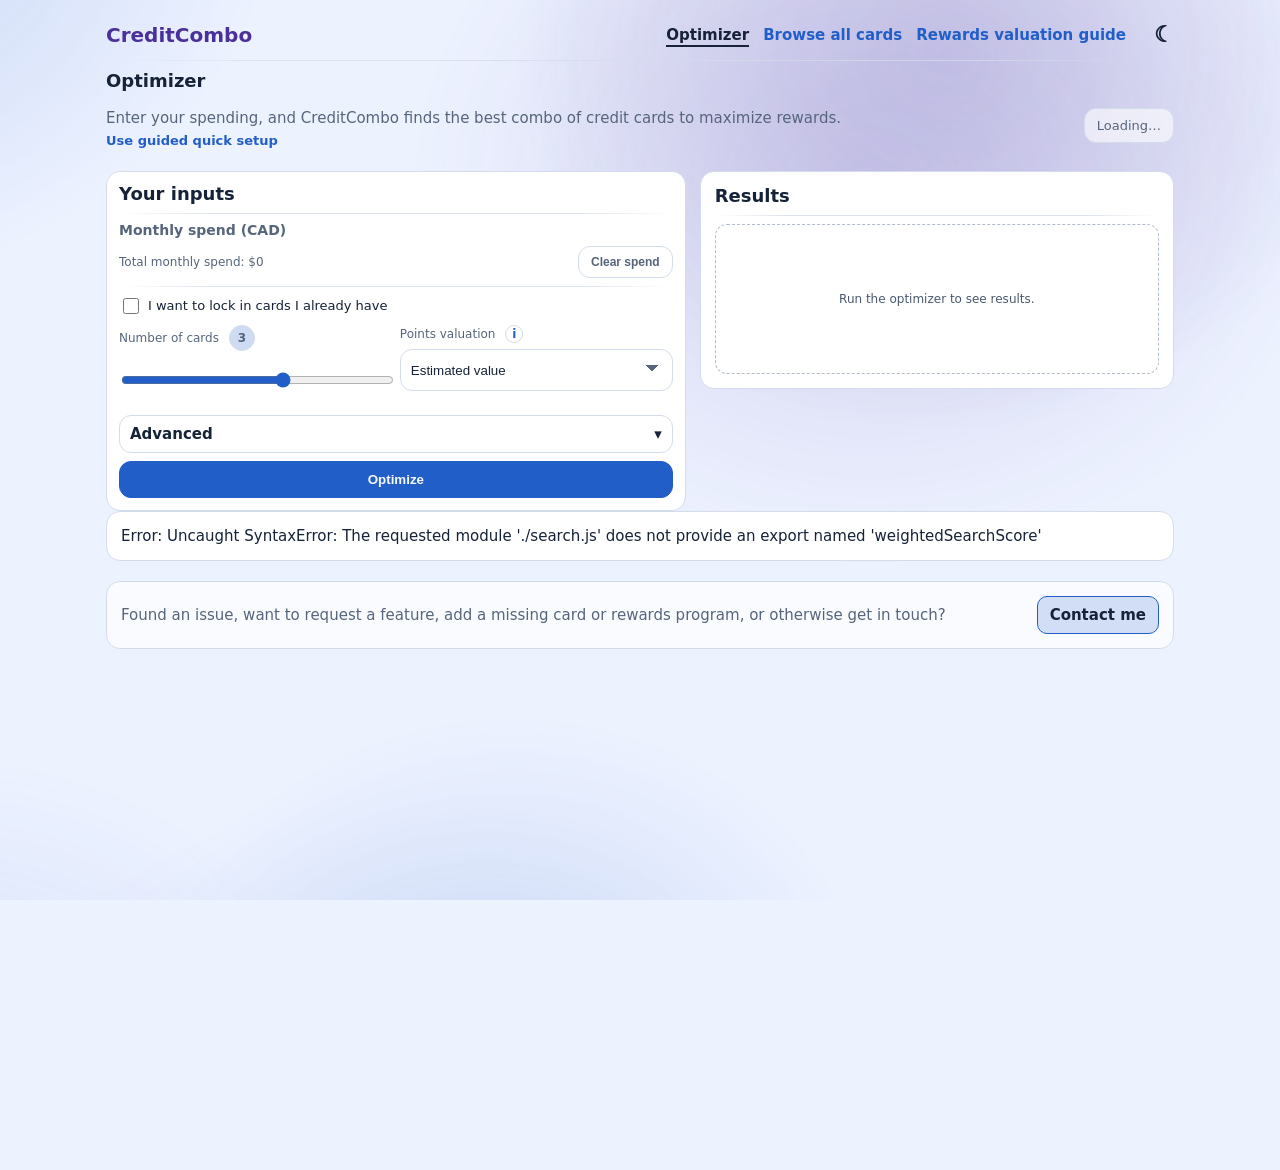
<file: index.html>
<!doctype html>
<html lang="en">
<head>
  <meta charset="utf-8" />
  <meta name="viewport" content="width=device-width,initial-scale=1,maximum-scale=1,user-scalable=no" />
  <title>Optimizer · CreditCombo</title>
  <link rel="icon" href="/favicon.ico" sizes="any" />
  <link rel="shortcut icon" href="/favicon.ico" />
  <link rel="apple-touch-icon" href="/apple-touch-icon.png" />
  <link rel="apple-touch-icon-precomposed" href="/apple-touch-icon.png" />
  <link rel="icon" type="image/png" sizes="32x32" href="/icons/favicon-32x32.png?v=6" />
  <link rel="icon" href="/icons/favicon.ico?v=6" />
  <link rel="shortcut icon" href="/icons/favicon.ico?v=6" />
  <link rel="icon" type="image/svg+xml" href="/icons/favicon.svg?v=6" />
  <link rel="apple-touch-icon" sizes="180x180" href="/icons/apple-touch-icon.png?v=6" />
  <link rel="mask-icon" href="/icons/safari-pinned-tab.svg?v=6" color="#1e3a8a" />
  <link rel="manifest" href="/icons/site.webmanifest?v=6" />
  <meta name="theme-color" content="#1e3a8a" />
  <link rel="stylesheet" href="./styles/tokens.css" />
  <link rel="stylesheet" href="./styles/base.css" />
  <link rel="stylesheet" href="./styles/optimizer.css" />
  <script type="module" src="./src/theme.js"></script>
  <!-- Google tag (gtag.js) -->
  <script async src="https://www.googletagmanager.com/gtag/js?id=G-F85DCJP3CW"></script>
  <script>
    window.dataLayer = window.dataLayer || [];
    function gtag(){dataLayer.push(arguments);}
    gtag('js', new Date());

    gtag('config', 'G-F85DCJP3CW');
  </script>
</head>
<body>
  <header class="container siteHeader">
    <nav class="topNav" aria-label="Primary">
      <span class="siteBrand">CreditCombo</span>
      <div class="topNavLinks">
        <a class="textLink" href="./index.html" aria-current="page">Optimizer</a>
                <a class="textLink" href="./cards.html">Browse all cards</a>
        <a class="textLink" href="./valuations.html">Rewards valuation guide</a>
      </div>
      <div class="authMount" data-auth-mount aria-live="polite"></div>
      <button type="button" class="themeToggle" data-theme-toggle aria-label="Switch theme" title="Switch theme">☀︎</button>
    </nav>
    <div class="divider" aria-hidden="true"></div>
    <h1 class="pageTitle">Optimizer</h1>
    <div class="header">
      <div>
        <p class="subtle">
          Enter your spending, and CreditCombo finds the best combo of credit cards to maximize rewards.
          <span class="subtle2"><a class="textLink" href="/quick-setup">Use guided quick setup</a></span>
        </p>
      </div>
      <div class="headerActions">
        <div id="status" class="status">Loading…</div>
      </div>
    </div>
  </header>

  <main class="container">
    <section id="app" class="layout hidden">
      <!-- Left: Inputs -->
      <aside class="panel inputPanel">
        <div class="panelHeader">
          <h2>Your inputs</h2>
        </div>

        <div class="divider"></div>

        <h3 class="sectionTitle">Monthly spend (CAD)</h3>
        <div id="spendTable"></div>
        <div class="spendActions">
          <p id="spendTotal" class="spendTotal subtle" aria-live="polite">Total monthly spend: $0</p>
          <button id="clearSpendBtn" type="button">Clear spend</button>
        </div>

        <div class="divider"></div>
        <div class="row">
          <div class="full">
            <label class="checkboxLabel" for="enableLockedCards">
              <input id="enableLockedCards" type="checkbox" />
              I want to lock in cards I already have
            </label>
          </div>
        </div>

        <div class="row">
          <div id="lockedCardsPanel" class="full hidden">
            <label for="lockedCardSearch">Search and add cards you already have</label>
            <input id="lockedCardSearch" type="search" placeholder="Type card or issuer name" autocomplete="off" />
            <div id="lockedCardOptions" class="listBox hidden" role="listbox" aria-label="Matching cards"></div>
            <div id="lockedCardPicks" class="chipList muted">No locked cards selected.</div>
          </div>
        </div>

        <div id="lockedCardsDivider" class="divider hidden"></div>

        <div class="row">
          <div>
            <label for="k"><span id="kLabel">Number of cards</span> <span id="kValue" class="value-pill">3</span></label>
            <input id="k" type="range" min="0" max="5" value="3" step="1" />
          </div>
          <div>
            <label for="valuationMode">Points valuation <a class="infoBadge" href="./valuations.html" aria-label="Learn how rewards valuations work" title="How valuation modes work">i</a></label>
            <select id="valuationMode">
              <option value="estimated" selected>Estimated value</option>
              <option value="minimum_guaranteed">Minimum guaranteed value</option>
            </select>
          </div>
          <div class="full">
            <details id="advancedPrefs" class="advancedPrefs">
              <summary>Advanced</summary>
              <div class="advancedPrefsBody">
                <label for="maxAnnualFee">Maximum annual fee (CAD)</label>
                <input id="maxAnnualFee" type="number" min="0" step="1" placeholder="No maximum" />
                <label class="checkboxLabel" for="includeBusinessCards">
                  <input id="includeBusinessCards" type="checkbox" />
                  Include business credit cards
                </label>
                <label class="checkboxLabel" for="excludeCashbackPrograms">
                  <input id="excludeCashbackPrograms" type="checkbox" />
                  Exclude cashback programs
                </label>
                <div class="divider"></div>
                <div class="advancedProgramPrefs">
                  <h4>Rewards programs</h4>
                  <label for="excludedProgramSearch" class="subtle">Exclude rewards programs</label>
                  <input id="excludedProgramSearch" type="search" placeholder="Type program name" autocomplete="off" />
                  <div id="excludedProgramOptions" class="listBox hidden" role="listbox" aria-label="Matching rewards programs"></div>
                  <div id="excludedProgramPicks" class="chipList muted">No excluded rewards programs.</div>
                </div>
                <div>
                  <button id="resetAdvancedPrefsBtn" type="button" class="btn-inline">Reset</button>
                </div>
              </div>
            </details>
          </div>
          <button id="runBtn" class="primary">Optimize</button>
        </div>

        <details id="issuesWrap" class="issues hidden">
          <summary>Data issues (excluded cards)</summary>
          <div id="issues" class="issuesBody"></div>
        </details>
      </aside>

      <!-- Right: Results -->
      <section class="panel resultPanel">
        <div class="panelHeader panelHeader-result">
          <h2>Results</h2>
        </div>
        <div class="divider"></div>
        <div id="result" class="resultEmpty">
          Run the optimizer to see results.
        </div>
      </section>
    </section>

    <section id="fatal" class="panel hidden"></section>
  </main>


  <footer class="container siteFooter">
    <div class="footerContent">
      <p class="subtle footerText">
        Found an issue, want to request a feature, add a missing card or rewards program, or otherwise get in touch?
      </p>
      <a class="contactBtn" href="mailto:boris@kafidov.dev">Contact me</a>
    </div>
  </footer>

  <script type="module" src="./src/app.js"></script>
  <script>
    // Small UX improvement: if JS throws before app initializes, show fatal panel
    window.addEventListener("error", (e) => {
      const fatal = document.getElementById("fatal");
      if (!fatal) return;
      fatal.classList.remove("hidden");
      fatal.textContent = "Error: " + (e?.message || "Unknown");
    });
  </script>
</body>
</html>
</file>
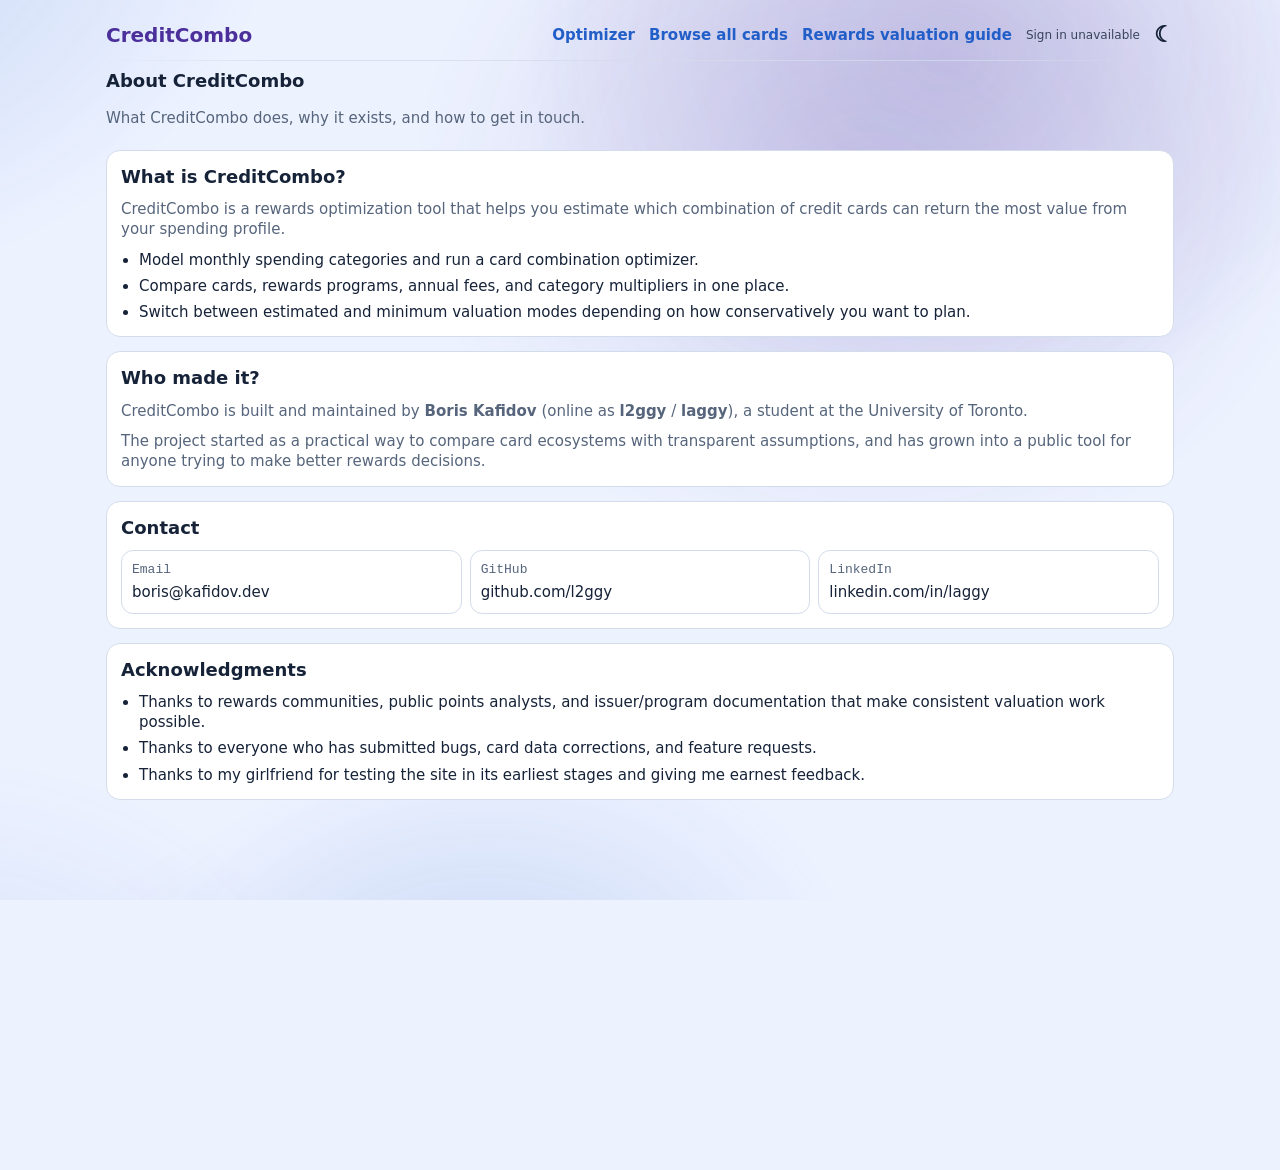
<file: about.html>
<!doctype html>
<html lang="en">
<head>
  <meta charset="utf-8" />
  <meta name="viewport" content="width=device-width,initial-scale=1,maximum-scale=1,user-scalable=no" />
  <title>About · CreditCombo</title>
  <link rel="icon" href="/favicon.ico" sizes="any" />
  <link rel="shortcut icon" href="/favicon.ico" />
  <link rel="apple-touch-icon" href="/apple-touch-icon.png" />
  <link rel="apple-touch-icon-precomposed" href="/apple-touch-icon.png" />
  <link rel="icon" type="image/png" sizes="32x32" href="/icons/favicon-32x32.png?v=6" />
  <link rel="icon" href="/icons/favicon.ico?v=6" />
  <link rel="shortcut icon" href="/icons/favicon.ico?v=6" />
  <link rel="icon" type="image/svg+xml" href="/icons/favicon.svg?v=6" />
  <link rel="apple-touch-icon" sizes="180x180" href="/icons/apple-touch-icon.png?v=6" />
  <link rel="mask-icon" href="/icons/safari-pinned-tab.svg?v=6" color="#1e3a8a" />
  <link rel="manifest" href="/icons/site.webmanifest?v=6" />
  <meta name="theme-color" content="#1e3a8a" />
  <link rel="stylesheet" href="./styles/tokens.css" />
  <link rel="stylesheet" href="./styles/base.css" />
  <link rel="stylesheet" href="./styles/browser.css" />
  <script type="module" src="./src/theme.js"></script>
  <!-- Google tag (gtag.js) -->
  <script async src="https://www.googletagmanager.com/gtag/js?id=G-F85DCJP3CW"></script>
  <script>
    window.dataLayer = window.dataLayer || [];
    function gtag(){dataLayer.push(arguments);}
    gtag('js', new Date());

    gtag('config', 'G-F85DCJP3CW');
  </script>
</head>
<body>
  <header class="container siteHeader">
    <nav class="topNav" aria-label="Primary">
      <span class="siteBrand">CreditCombo</span>
      <div class="topNavLinks">
        <a class="textLink" href="./index.html">Optimizer</a>
        <a class="textLink" href="./cards.html">Browse all cards</a>
        <a class="textLink" href="./valuations.html">Rewards valuation guide</a>
      </div>
      <div class="authMount" data-auth-mount aria-live="polite"></div>
      <button type="button" class="themeToggle" data-theme-toggle aria-label="Switch theme" title="Switch theme">☀︎</button>
    </nav>
    <div class="divider" aria-hidden="true"></div>
    <h1 class="pageTitle">About CreditCombo</h1>
    <div class="header">
      <div>
        <p class="subtle">What CreditCombo does, why it exists, and how to get in touch.</p>
      </div>
    </div>
  </header>

  <main class="container pageStack">
    <section class="panel valuationPanel" aria-labelledby="about-what-title">
      <h2 id="about-what-title">What is CreditCombo?</h2>
      <p class="subtle">CreditCombo is a rewards optimization tool that helps you estimate which combination of credit cards can return the most value from your spending profile.</p>
      <ul class="valuationList">
        <li>Model monthly spending categories and run a card combination optimizer.</li>
        <li>Compare cards, rewards programs, annual fees, and category multipliers in one place.</li>
        <li>Switch between estimated and minimum valuation modes depending on how conservatively you want to plan.</li>
      </ul>
    </section>

    <section class="panel valuationPanel" aria-labelledby="about-maker-title">
      <h2 id="about-maker-title">Who made it?</h2>
      <p class="subtle">CreditCombo is built and maintained by <strong>Boris Kafidov</strong> (online as <strong>l2ggy</strong> / <strong>laggy</strong>), a student at the University of Toronto.</p>
      <p class="subtle">The project started as a practical way to compare card ecosystems with transparent assumptions, and has grown into a public tool for anyone trying to make better rewards decisions.</p>
    </section>

    <section class="panel valuationPanel" aria-labelledby="about-contact-title">
      <h2 id="about-contact-title">Contact</h2>
      <div class="aboutContactGrid">
        <a class="aboutContactCard" href="mailto:boris@kafidov.dev">
          <span class="mono">Email</span>
          <span>boris@kafidov.dev</span>
        </a>
        <a class="aboutContactCard" href="https://github.com/l2ggy" target="_blank" rel="noopener noreferrer">
          <span class="mono">GitHub</span>
          <span>github.com/l2ggy</span>
        </a>
        <a class="aboutContactCard" href="https://www.linkedin.com/in/laggy/" target="_blank" rel="noopener noreferrer">
          <span class="mono">LinkedIn</span>
          <span>linkedin.com/in/laggy</span>
        </a>
      </div>
    </section>

    <section class="panel valuationPanel" aria-labelledby="about-ack-title">
      <h2 id="about-ack-title">Acknowledgments</h2>
      <ul class="valuationList">
        <li>Thanks to rewards communities, public points analysts, and issuer/program documentation that make consistent valuation work possible.</li>
        <li>Thanks to everyone who has submitted bugs, card data corrections, and feature requests.</li>
        <li>Thanks to my girlfriend for testing the site in its earliest stages and giving me earnest feedback.</li>
      </ul>
    </section>
  </main>

  <script type="module">
    import { sessionEntryContext, trackEvent, trackPageView } from "./src/shared/analytics.js";
    import { initAuthUi } from "./src/shared/auth.js";

    initAuthUi();
    trackPageView("about");
    trackEvent("session_started", sessionEntryContext());
  </script>
</body>
</html>
</file>
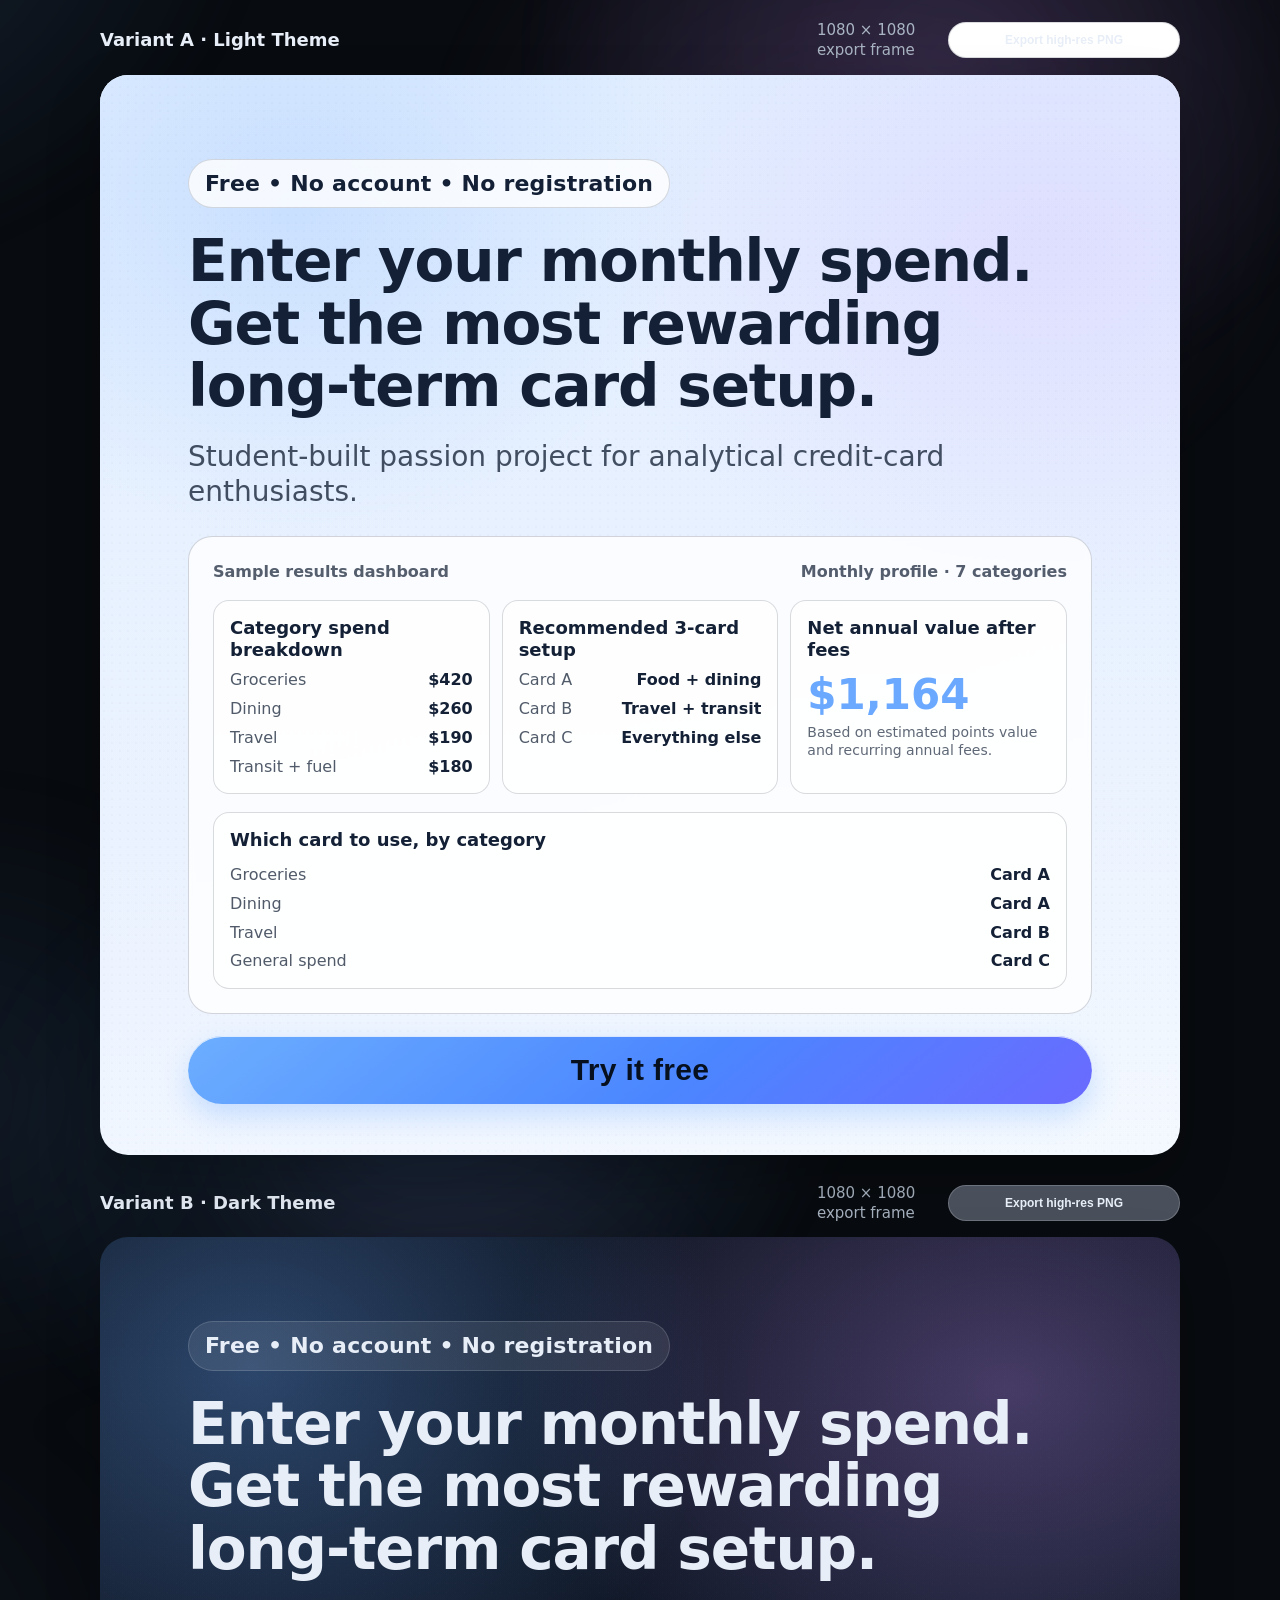
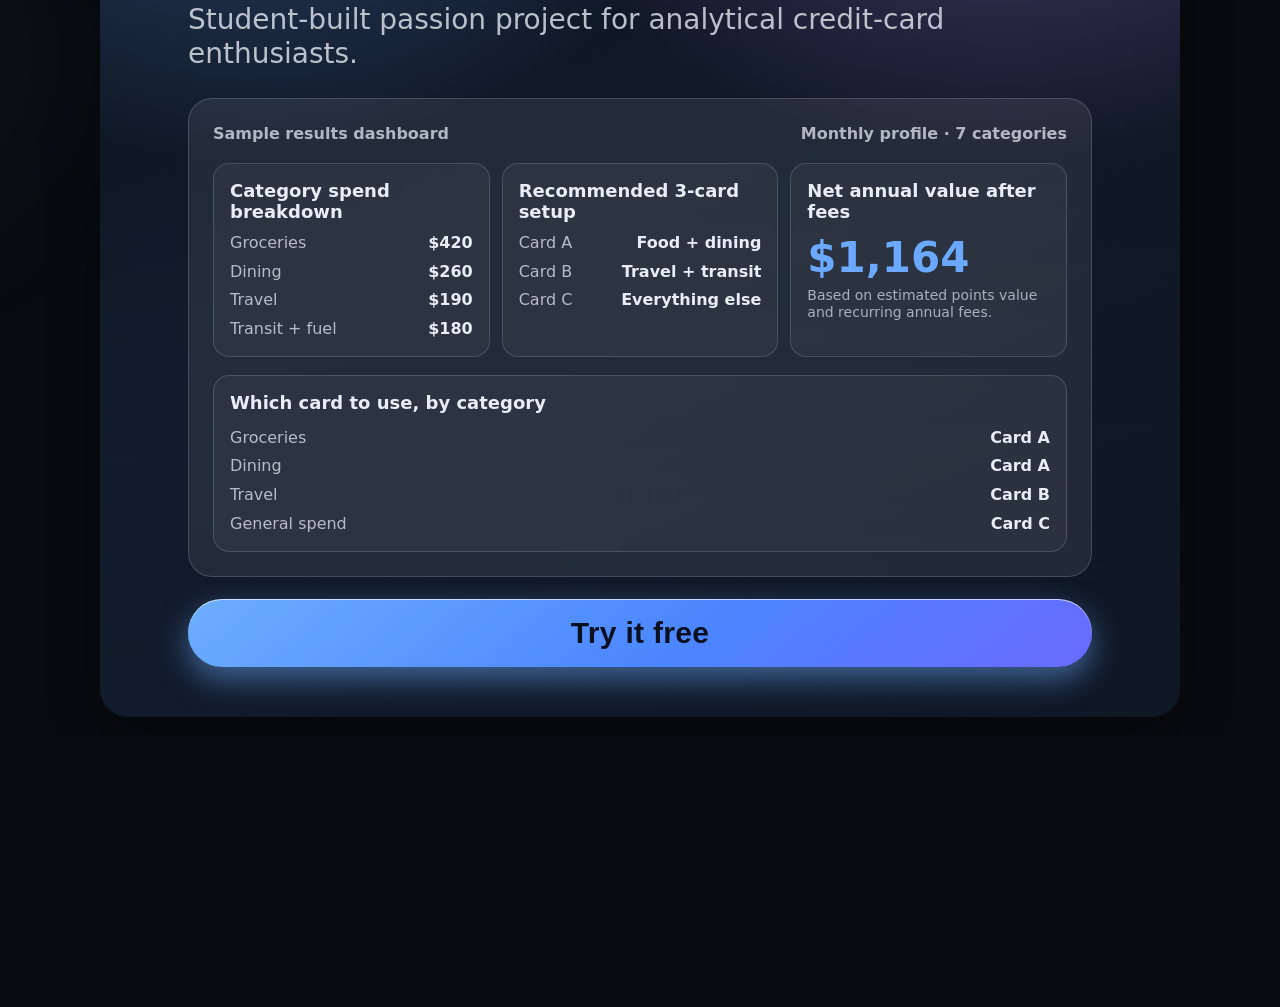
<file: ad-creative.html>
<!doctype html>
<html lang="en">
<head>
  <meta charset="utf-8" />
  <meta name="viewport" content="width=device-width,initial-scale=1" />
  <title>Paid Social Creative Template · CreditCombo</title>
  <link rel="stylesheet" href="./styles/tokens.css" />
  <link rel="stylesheet" href="./styles/base.css" />
  <link rel="stylesheet" href="./styles/ad-creative.css" />
</head>
<body class="adCreativePage">
  <main class="creativeGallery" aria-label="Paid social ad creative templates">
    <section class="creativeVariant" aria-labelledby="variantALabel">
      <header class="variantHeader">
        <h1 id="variantALabel">Variant A · Light Theme</h1>
        <div class="variantHeaderActions">
          <p class="subtle">1080 × 1080 export frame</p>
          <button type="button" class="exportButton" data-export-target="variantA" data-export-name="creditcombo-ad-creative-variant-a">Export high-res PNG</button>
        </div>
      </header>
      <article id="variantA" class="creativeCanvas variantLight" role="img" aria-label="Credit card planning ad creative, light theme">
        <p class="trustRibbon">Free • No account • No registration</p>
        <h2 class="creativeHeadline">Enter your monthly spend. Get the most rewarding long-term card setup.</h2>
        <p class="creativeSubhead">Student-built passion project for analytical credit-card enthusiasts.</p>

        <section class="resultsPanel" aria-label="Example results dashboard">
          <div class="panelHeaderRow">
            <p class="panelEyebrow">Sample results dashboard</p>
            <p class="panelMeta">Monthly profile · 7 categories</p>
          </div>

          <div class="resultsGrid">
            <section class="resultBlock">
              <h3>Category spend breakdown</h3>
              <ul>
                <li><span>Groceries</span><strong>$420</strong></li>
                <li><span>Dining</span><strong>$260</strong></li>
                <li><span>Travel</span><strong>$190</strong></li>
                <li><span>Transit + fuel</span><strong>$180</strong></li>
              </ul>
            </section>

            <section class="resultBlock">
              <h3>Recommended 3-card setup</h3>
              <ul>
                <li><span>Card A</span><strong>Food + dining</strong></li>
                <li><span>Card B</span><strong>Travel + transit</strong></li>
                <li><span>Card C</span><strong>Everything else</strong></li>
              </ul>
            </section>

            <section class="resultBlock resultValue">
              <h3>Net annual value after fees</h3>
              <p class="valueNumber">$1,164</p>
              <p class="valueFootnote">Based on estimated points value and recurring annual fees.</p>
            </section>
          </div>

          <section class="usageCue" aria-label="Category-by-category card usage cue">
            <h3>Which card to use, by category</h3>
            <ul>
              <li><span>Groceries</span><strong>Card A</strong></li>
              <li><span>Dining</span><strong>Card A</strong></li>
              <li><span>Travel</span><strong>Card B</strong></li>
              <li><span>General spend</span><strong>Card C</strong></li>
            </ul>
          </section>
        </section>

        <button type="button" class="ctaButton" aria-label="Try it free">Try it free</button>
      </article>
    </section>

    <section class="creativeVariant variantDarkTheme" aria-labelledby="variantBLabel">
      <header class="variantHeader">
        <h1 id="variantBLabel">Variant B · Dark Theme</h1>
        <div class="variantHeaderActions">
          <p class="subtle">1080 × 1080 export frame</p>
          <button type="button" class="exportButton" data-export-target="variantB" data-export-name="creditcombo-ad-creative-variant-b">Export high-res PNG</button>
        </div>
      </header>
      <article id="variantB" class="creativeCanvas variantDark" role="img" aria-label="Credit card planning ad creative, dark theme">
        <p class="trustRibbon">Free • No account • No registration</p>
        <h2 class="creativeHeadline">Enter your monthly spend. Get the most rewarding long-term card setup.</h2>
        <p class="creativeSubhead">Student-built passion project for analytical credit-card enthusiasts.</p>

        <section class="resultsPanel" aria-label="Example results dashboard">
          <div class="panelHeaderRow">
            <p class="panelEyebrow">Sample results dashboard</p>
            <p class="panelMeta">Monthly profile · 7 categories</p>
          </div>

          <div class="resultsGrid">
            <section class="resultBlock">
              <h3>Category spend breakdown</h3>
              <ul>
                <li><span>Groceries</span><strong>$420</strong></li>
                <li><span>Dining</span><strong>$260</strong></li>
                <li><span>Travel</span><strong>$190</strong></li>
                <li><span>Transit + fuel</span><strong>$180</strong></li>
              </ul>
            </section>

            <section class="resultBlock">
              <h3>Recommended 3-card setup</h3>
              <ul>
                <li><span>Card A</span><strong>Food + dining</strong></li>
                <li><span>Card B</span><strong>Travel + transit</strong></li>
                <li><span>Card C</span><strong>Everything else</strong></li>
              </ul>
            </section>

            <section class="resultBlock resultValue">
              <h3>Net annual value after fees</h3>
              <p class="valueNumber">$1,164</p>
              <p class="valueFootnote">Based on estimated points value and recurring annual fees.</p>
            </section>
          </div>

          <section class="usageCue" aria-label="Category-by-category card usage cue">
            <h3>Which card to use, by category</h3>
            <ul>
              <li><span>Groceries</span><strong>Card A</strong></li>
              <li><span>Dining</span><strong>Card A</strong></li>
              <li><span>Travel</span><strong>Card B</strong></li>
              <li><span>General spend</span><strong>Card C</strong></li>
            </ul>
          </section>
        </section>

        <button type="button" class="ctaButton" aria-label="Try it free">Try it free</button>
      </article>
    </section>
  </main>

  <script>
    const getStylesAsText = () => {
      const cssFragments = [];
      for (const sheet of document.styleSheets) {
        try {
          if (!sheet.cssRules) {
            continue;
          }
          for (const rule of sheet.cssRules) {
            cssFragments.push(rule.cssText);
          }
        } catch (error) {
          // Ignore stylesheets that the browser blocks from script access.
        }
      }
      return cssFragments.join("\n");
    };

    const exportCreative = async (targetId, filenameBase) => {
      const target = document.getElementById(targetId);
      if (!target) {
        return;
      }

      await document.fonts.ready;

      const width = 1080;
      const height = 1080;
      const exportScale = 2;
      const cssText = getStylesAsText();
      const targetMarkup = target.outerHTML;
      const svgMarkup = `
        <svg xmlns="http://www.w3.org/2000/svg" width="${width}" height="${height}" viewBox="0 0 ${width} ${height}">
          <foreignObject width="100%" height="100%">
            <div xmlns="http://www.w3.org/1999/xhtml">
              <style>${cssText}</style>
              ${targetMarkup}
            </div>
          </foreignObject>
        </svg>`;

      const svgBlob = new Blob([svgMarkup], { type: "image/svg+xml;charset=utf-8" });
      const svgUrl = URL.createObjectURL(svgBlob);

      const image = new Image();
      image.decoding = "async";

      await new Promise((resolve, reject) => {
        image.onload = resolve;
        image.onerror = reject;
        image.src = svgUrl;
      });

      const canvas = document.createElement("canvas");
      canvas.width = width * exportScale;
      canvas.height = height * exportScale;
      const context = canvas.getContext("2d");
      context.scale(exportScale, exportScale);
      context.drawImage(image, 0, 0, width, height);
      URL.revokeObjectURL(svgUrl);

      const link = document.createElement("a");
      link.download = `${filenameBase}-${width * exportScale}x${height * exportScale}.png`;
      link.href = canvas.toDataURL("image/png");
      link.click();
    };

    document.querySelectorAll(".exportButton").forEach((button) => {
      button.addEventListener("click", async () => {
        const targetId = button.dataset.exportTarget;
        const filenameBase = button.dataset.exportName;
        const originalLabel = button.textContent;
        button.disabled = true;
        button.textContent = "Exporting…";

        try {
          await exportCreative(targetId, filenameBase);
          button.textContent = "Exported";
        } catch (error) {
          button.textContent = "Export failed";
        }

        window.setTimeout(() => {
          button.disabled = false;
          button.textContent = originalLabel;
        }, 1200);
      });
    });
  </script>
</body>
</html>
</file>
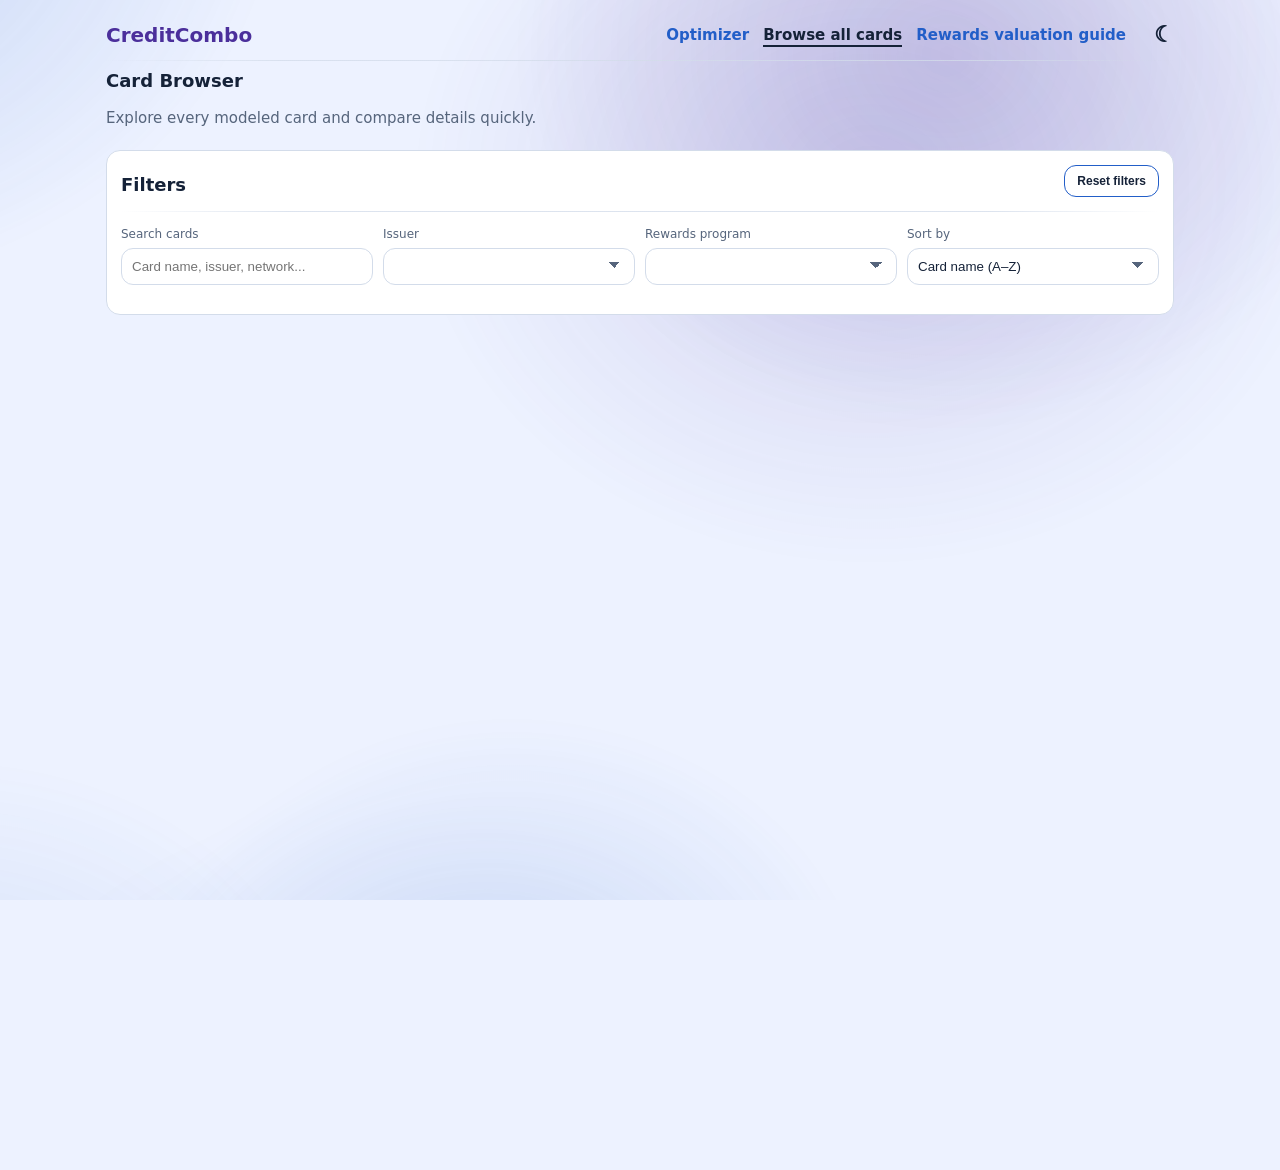
<file: cards.html>
<!doctype html>
<html lang="en">
<head>
  <meta charset="utf-8" />
  <meta name="viewport" content="width=device-width,initial-scale=1,maximum-scale=1,user-scalable=no" />
  <title>Card Browser · CreditCombo</title>
  <link rel="icon" href="/favicon.ico" sizes="any" />
  <link rel="shortcut icon" href="/favicon.ico" />
  <link rel="apple-touch-icon" href="/apple-touch-icon.png" />
  <link rel="apple-touch-icon-precomposed" href="/apple-touch-icon.png" />
  <link rel="icon" type="image/png" sizes="32x32" href="/icons/favicon-32x32.png?v=6" />
  <link rel="icon" href="/icons/favicon.ico?v=6" />
  <link rel="shortcut icon" href="/icons/favicon.ico?v=6" />
  <link rel="icon" type="image/svg+xml" href="/icons/favicon.svg?v=6" />
  <link rel="apple-touch-icon" sizes="180x180" href="/icons/apple-touch-icon.png?v=6" />
  <link rel="mask-icon" href="/icons/safari-pinned-tab.svg?v=6" color="#1e3a8a" />
  <link rel="manifest" href="/icons/site.webmanifest?v=6" />
  <meta name="theme-color" content="#1e3a8a" />
  <link rel="stylesheet" href="./styles/tokens.css" />
  <link rel="stylesheet" href="./styles/base.css" />
  <link rel="stylesheet" href="./styles/browser.css" />
  <script type="module" src="./src/theme.js"></script>
  <!-- Google tag (gtag.js) -->
  <script async src="https://www.googletagmanager.com/gtag/js?id=G-F85DCJP3CW"></script>
  <script>
    window.dataLayer = window.dataLayer || [];
    function gtag(){dataLayer.push(arguments);}
    gtag('js', new Date());

    gtag('config', 'G-F85DCJP3CW');
  </script>
</head>
<body>
  <header class="container siteHeader">
    <nav class="topNav" aria-label="Primary">
      <span class="siteBrand">CreditCombo</span>
      <div class="topNavLinks">
        <a class="textLink" href="./index.html">Optimizer</a>
        <a class="textLink" href="./cards.html" aria-current="page">Browse all cards</a>
        <a class="textLink" href="./valuations.html">Rewards valuation guide</a>
      </div>
      <div class="authMount" data-auth-mount aria-live="polite"></div>
      <button type="button" class="themeToggle" data-theme-toggle aria-label="Switch theme" title="Switch theme">☀︎</button>
    </nav>
    <div class="divider" aria-hidden="true"></div>
    <h1 class="pageTitle">Card Browser</h1>
    <div class="header">
      <div>
        <p class="subtle">Explore every modeled card and compare details quickly.</p>
      </div>
    </div>
  </header>

  <main class="container pageStack">
    <section class="panel">
      <div class="panelHeader">
        <h2>Filters</h2>
        <button id="resetFiltersBtn" type="button" class="btn-inline">Reset filters</button>
      </div>
      <div class="divider"></div>
      <div class="fieldGrid">
        <div>
          <label for="searchInput">Search cards</label>
          <input id="searchInput" type="search" placeholder="Card name, issuer, network..." />
        </div>
        <div>
          <label for="issuerFilter">Issuer</label>
          <select id="issuerFilter"></select>
        </div>
        <div>
          <label for="programFilter">Rewards program</label>
          <select id="programFilter"></select>
        </div>
        <div>
          <label for="sortBy">Sort by</label>
          <select id="sortBy">
            <option value="name">Card name (A–Z)</option>
            <option value="annualFeeAsc">Annual fee (low to high)</option>
            <option value="annualFeeDesc">Annual fee (high to low)</option>
            <option value="issuer">Issuer (A–Z)</option>
            <option value="earnRateCategoryDesc">Category earn rate (high to low)</option>
          </select>
        </div>
        <div id="sortEarnCategoryField" hidden>
          <label for="sortEarnCategory">Sort earn category</label>
          <select id="sortEarnCategory" disabled>
            <option value="">Select category</option>
          </select>
        </div>
      </div>
      <p id="browserSummary" class="subtle"></p>
    </section>

    <section id="cardsList" class="cardList"></section>
    <section id="browserFatal" class="panel hidden"></section>
  </main>

  <script type="module" src="./src/card-browser.js"></script>
</body>
</html>
</file>
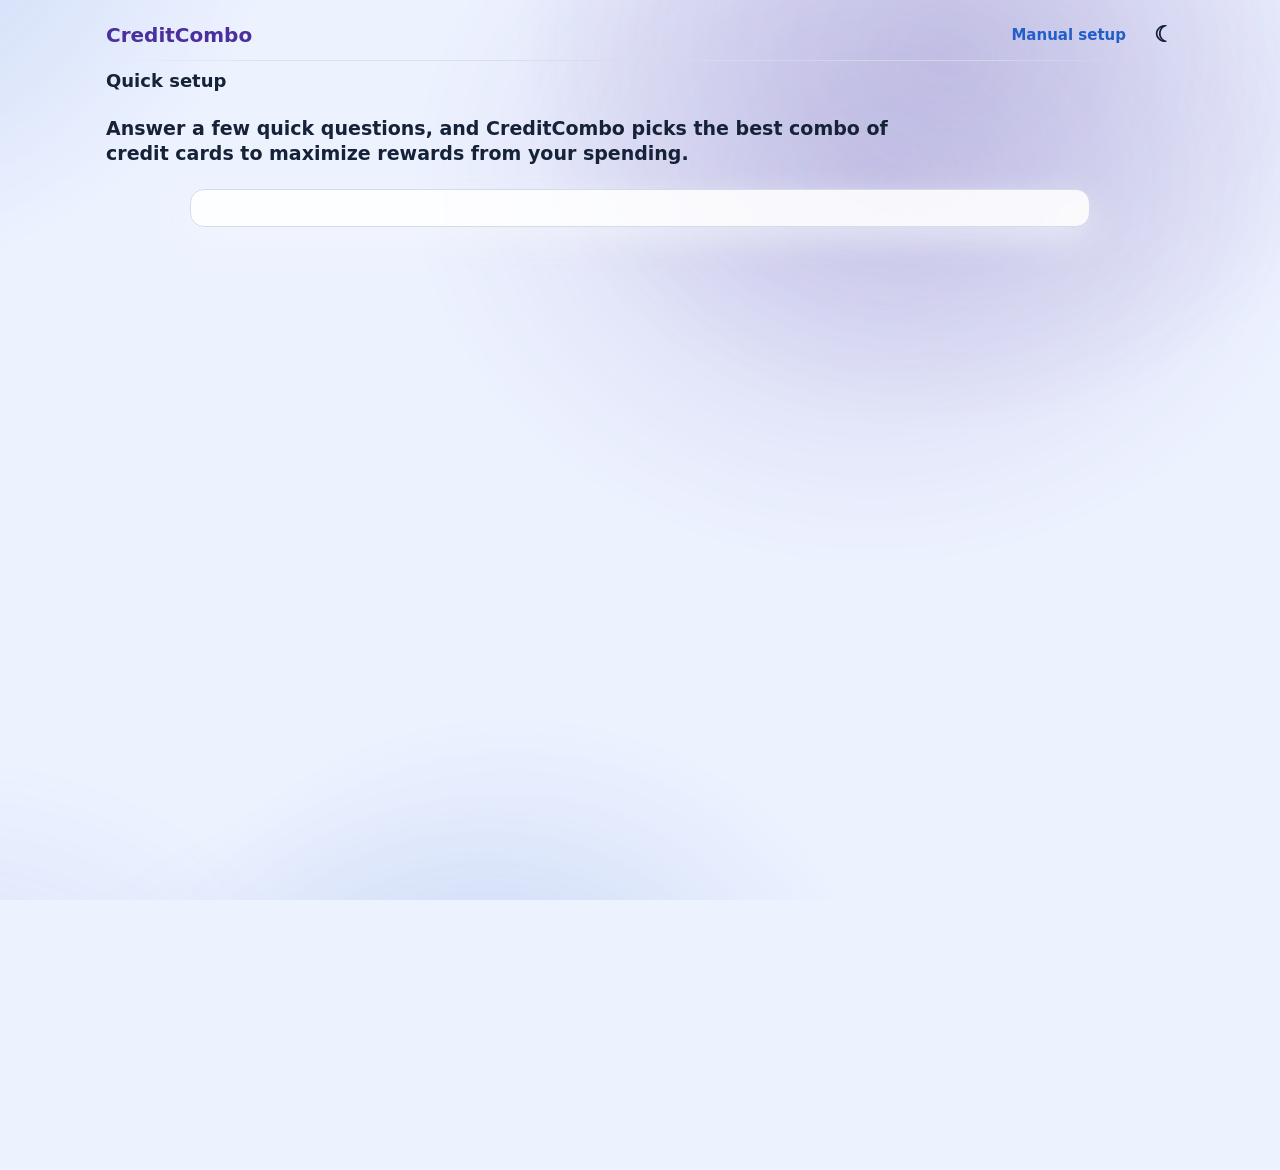
<file: quick-setup.html>
<!doctype html>
<html lang="en">
<head>
  <meta charset="utf-8" />
  <meta name="viewport" content="width=device-width,initial-scale=1,maximum-scale=1,user-scalable=no" />
  <title>Quick setup · CreditCombo</title>
  <link rel="stylesheet" href="./styles/tokens.css" />
  <link rel="stylesheet" href="./styles/base.css" />
  <link rel="stylesheet" href="./styles/optimizer.css" />
  <link rel="stylesheet" href="./styles/quick-setup.css" />
  <script type="module" src="./src/theme.js"></script>
  <!-- Google tag (gtag.js) -->
  <script async src="https://www.googletagmanager.com/gtag/js?id=G-F85DCJP3CW"></script>
  <script>
    window.dataLayer = window.dataLayer || [];
    function gtag(){dataLayer.push(arguments);}
    gtag('js', new Date());

    gtag('config', 'G-F85DCJP3CW');
  </script>
</head>
<body>
  <header class="container siteHeader">
    <nav class="topNav" aria-label="Quick setup navigation">
      <span class="siteBrand">CreditCombo</span>
      <div class="topNavLinks">
        <a class="textLink" href="./index.html">Manual setup</a>
      </div>
      <div class="authMount" data-auth-mount aria-live="polite"></div>
      <button type="button" class="themeToggle" data-theme-toggle aria-label="Switch theme" title="Switch theme">☀︎</button>
    </nav>
    <div class="divider" aria-hidden="true"></div>
    <h1 class="pageTitle">Quick setup</h1>
    <p class="quickSetupIntro">Answer a few quick questions, and CreditCombo picks the best combo of credit cards to maximize rewards from your spending.</p>
  </header>

  <main class="container">
    <section class="quickSetupPanel" id="quickSetupApp"></section>
  </main>

  <script type="module" src="./src/quick-setup.js"></script>
</body>
</html>
</file>
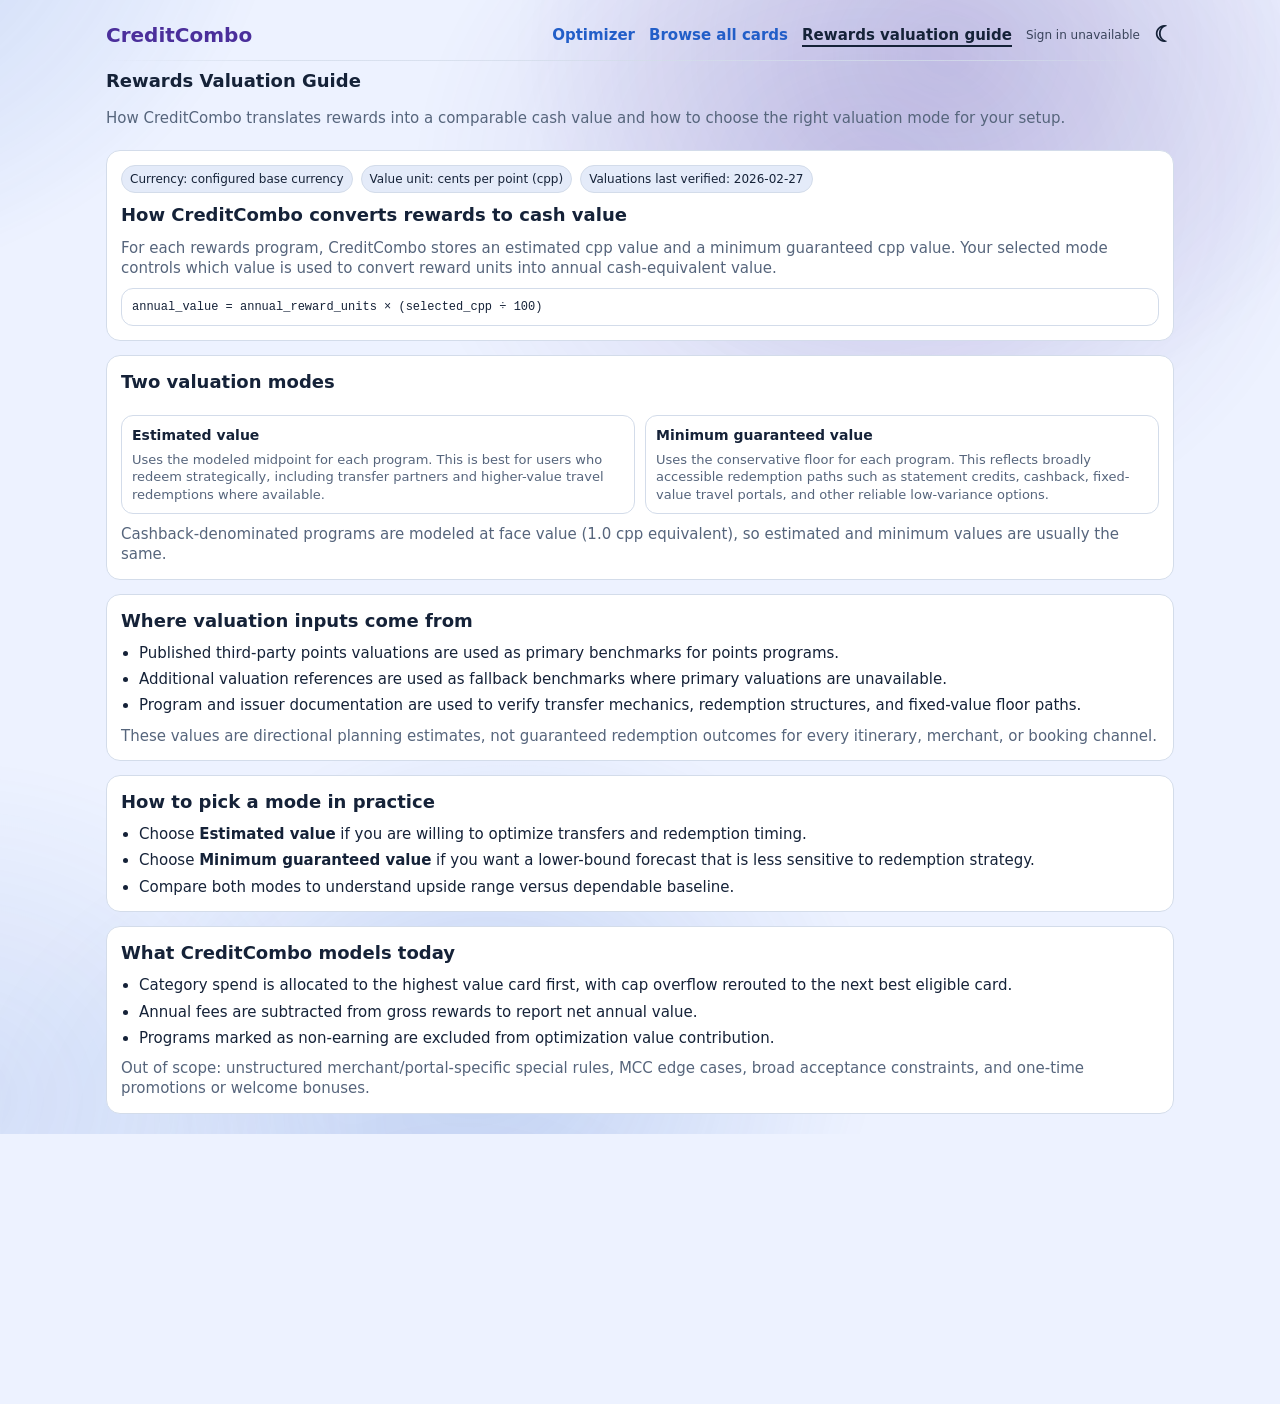
<file: valuations.html>
<!doctype html>
<html lang="en">
<head>
  <meta charset="utf-8" />
  <meta name="viewport" content="width=device-width,initial-scale=1,maximum-scale=1,user-scalable=no" />
  <title>Rewards Valuation Guide · CreditCombo</title>
  <link rel="icon" href="/favicon.ico" sizes="any" />
  <link rel="shortcut icon" href="/favicon.ico" />
  <link rel="apple-touch-icon" href="/apple-touch-icon.png" />
  <link rel="apple-touch-icon-precomposed" href="/apple-touch-icon.png" />
  <link rel="icon" type="image/png" sizes="32x32" href="/icons/favicon-32x32.png?v=6" />
  <link rel="icon" href="/icons/favicon.ico?v=6" />
  <link rel="shortcut icon" href="/icons/favicon.ico?v=6" />
  <link rel="icon" type="image/svg+xml" href="/icons/favicon.svg?v=6" />
  <link rel="apple-touch-icon" sizes="180x180" href="/icons/apple-touch-icon.png?v=6" />
  <link rel="mask-icon" href="/icons/safari-pinned-tab.svg?v=6" color="#1e3a8a" />
  <link rel="manifest" href="/icons/site.webmanifest?v=6" />
  <meta name="theme-color" content="#1e3a8a" />
  <link rel="stylesheet" href="./styles/tokens.css" />
  <link rel="stylesheet" href="./styles/base.css" />
  <link rel="stylesheet" href="./styles/browser.css" />
  <script type="module" src="./src/theme.js"></script>
  <!-- Google tag (gtag.js) -->
  <script async src="https://www.googletagmanager.com/gtag/js?id=G-F85DCJP3CW"></script>
  <script>
    window.dataLayer = window.dataLayer || [];
    function gtag(){dataLayer.push(arguments);}
    gtag('js', new Date());

    gtag('config', 'G-F85DCJP3CW');
  </script>
</head>
<body>
  <header class="container siteHeader">
    <nav class="topNav" aria-label="Primary">
      <span class="siteBrand">CreditCombo</span>
      <div class="topNavLinks">
        <a class="textLink" href="./index.html">Optimizer</a>
        <a class="textLink" href="./cards.html">Browse all cards</a>
        <a class="textLink" href="./valuations.html" aria-current="page">Rewards valuation guide</a>
      </div>
      <div class="authMount" data-auth-mount aria-live="polite"></div>
      <button type="button" class="themeToggle" data-theme-toggle aria-label="Switch theme" title="Switch theme">☀︎</button>
    </nav>
    <div class="divider" aria-hidden="true"></div>
    <h1 class="pageTitle">Rewards Valuation Guide</h1>
    <div class="header">
      <div>
        <p class="subtle">How CreditCombo translates rewards into a comparable cash value and how to choose the right valuation mode for your setup.</p>
      </div>
    </div>
  </header>

  <main class="container pageStack">
    <section class="panel valuationPanel valuationHero" aria-labelledby="valuation-basics-title">
      <div class="valuationBadgeRow" role="list" aria-label="Valuation reference">
        <span class="valuationBadge" role="listitem">Currency: configured base currency</span>
        <span class="valuationBadge" role="listitem">Value unit: cents per point (cpp)</span>
        <span class="valuationBadge" role="listitem">Valuations last verified: 2026-02-27</span>
      </div>
      <h2 id="valuation-basics-title">How CreditCombo converts rewards to cash value</h2>
      <p class="subtle">For each rewards program, CreditCombo stores an estimated cpp value and a minimum guaranteed cpp value. Your selected mode controls which value is used to convert reward units into annual cash-equivalent value.</p>
      <div class="valuationFormula" aria-label="Valuation formula">
        <p class="mono">annual_value = annual_reward_units × (selected_cpp ÷ 100)</p>
      </div>
    </section>

    <section class="panel valuationPanel" aria-labelledby="valuation-modes-title">
      <h2 id="valuation-modes-title">Two valuation modes</h2>
      <div class="valuationGrid" role="list" aria-label="Valuation mode definitions">
        <article class="valuationCard" role="listitem">
          <h3>Estimated value</h3>
          <p>Uses the modeled midpoint for each program. This is best for users who redeem strategically, including transfer partners and higher-value travel redemptions where available.</p>
        </article>
        <article class="valuationCard" role="listitem">
          <h3>Minimum guaranteed value</h3>
          <p>Uses the conservative floor for each program. This reflects broadly accessible redemption paths such as statement credits, cashback, fixed-value travel portals, and other reliable low-variance options.</p>
        </article>
      </div>
      <p class="subtle">Cashback-denominated programs are modeled at face value (1.0 cpp equivalent), so estimated and minimum values are usually the same.</p>
    </section>

    <section class="panel valuationPanel" aria-labelledby="valuation-sources-title">
      <h2 id="valuation-sources-title">Where valuation inputs come from</h2>
      <ul class="valuationList">
        <li>Published third-party points valuations are used as primary benchmarks for points programs.</li>
        <li>Additional valuation references are used as fallback benchmarks where primary valuations are unavailable.</li>
        <li>Program and issuer documentation are used to verify transfer mechanics, redemption structures, and fixed-value floor paths.</li>
      </ul>
      <p class="subtle">These values are directional planning estimates, not guaranteed redemption outcomes for every itinerary, merchant, or booking channel.</p>
    </section>

    <section class="panel valuationPanel" aria-labelledby="mode-selection-title">
      <h2 id="mode-selection-title">How to pick a mode in practice</h2>
      <ul class="valuationList">
        <li>Choose <strong>Estimated value</strong> if you are willing to optimize transfers and redemption timing.</li>
        <li>Choose <strong>Minimum guaranteed value</strong> if you want a lower-bound forecast that is less sensitive to redemption strategy.</li>
        <li>Compare both modes to understand upside range versus dependable baseline.</li>
      </ul>
    </section>

    <section class="panel valuationPanel" aria-labelledby="rules-scope-title">
      <h2 id="rules-scope-title">What CreditCombo models today</h2>
      <ul class="valuationList">
        <li>Category spend is allocated to the highest value card first, with cap overflow rerouted to the next best eligible card.</li>
        <li>Annual fees are subtracted from gross rewards to report net annual value.</li>
        <li>Programs marked as non-earning are excluded from optimization value contribution.</li>
      </ul>
      <p class="subtle">Out of scope: unstructured merchant/portal-specific special rules, MCC edge cases, broad acceptance constraints, and one-time promotions or welcome bonuses.</p>
    </section>
  </main>
  <script type="module">
    import { sessionEntryContext, trackEvent, trackPageView } from "./src/shared/analytics.js";
    import { initAuthUi } from "./src/shared/auth.js";

    initAuthUi();
    trackPageView("valuations");
    trackEvent("session_started", sessionEntryContext());
  </script>
</body>
</html>
</file>
<file: styles/tokens.css>
:root {
  --color-bg: #0b0f14;
  --color-panel: #101826;
  --color-text: #e8eef7;
  --color-muted: #a9b4c2;
  --color-border: #243041;
  --color-accent: #6aa9ff;
  --color-accent-contrast: #06101f;
  --color-brand-highlight: #c792ff;

  --space-0: 0;
  --space-1: 4px;
  --space-2: 6px;
  --space-3: 8px;
  --space-4: 10px;
  --space-5: 12px;
  --space-6: 14px;
  --space-7: 16px;
  --space-8: 18px;
  --space-9: 20px;
  --space-10: 28px;

  --radius-sm: 6px;
  --radius-md: 10px;
  --radius-lg: 12px;
  --radius-xl: 14px;
  --radius-pill: 999px;
  --card-aspect-ratio: 85 / 53.98;
  --card-aspect-ratio-portrait: 53.98 / 85;
  --radius-card: 4px;

  --font-size-xs: 10px;
  --font-size-sm: 12px;
  --font-size-base: 13px;
  --font-size-md: 14px;
  --font-size-lg: 15px;
  --font-size-xl: 17px;
  --font-size-2xl: 18px;
  --font-size-3xl: 26px;

  --line-height-tight: 1.15;
  --line-height-compact: 1.2;
  --line-height-base: 1.35;

  --container-max-width: 1100px;
}


:root[data-theme="light"] {
  --color-bg: #f4f7fb;
  --color-panel: #ffffff;
  --color-text: #152238;
  --color-muted: #56657c;
  --color-border: #d3dcea;
  --color-accent: #225ec8;
  --color-accent-contrast: #f5f9ff;
  --color-brand-highlight: #4b2f9b;
}
</file>
<file: styles/base.css>
:root{--divider-ink:color-mix(in srgb,var(--color-border) 78%,transparent);--divider-gradient-horizontal:linear-gradient(90deg,transparent 0%,var(--divider-ink) 16%,var(--divider-ink) 84%,transparent 100%);--divider-gradient-vertical:linear-gradient(180deg,transparent 0%,var(--divider-ink) 16%,var(--divider-ink) 84%,transparent 100%);--site-shell-bg-color:color-mix(in srgb,var(--color-bg) 76%,#000 24%);--site-shell-glow-a:color-mix(in srgb,var(--color-accent) 26%,transparent);--site-shell-glow-b:color-mix(in srgb,var(--color-brand-highlight) 24%,transparent);--site-shell-glow-c:color-mix(in srgb,var(--color-accent) 18%,transparent)}
*{box-sizing:border-box}
html,body{min-height:100%;background-color:var(--site-shell-bg-color)}
html{overflow-x:hidden;overflow-y:auto}
body{position:relative;min-height:100vh;margin:0;background:transparent;color:var(--color-text);font:var(--font-size-lg)/var(--line-height-base)system-ui,-apple-system,Segoe UI,Roboto,Arial,sans-serif;overflow-x:hidden;overflow-y:clip;isolation:isolate}
body::before,body::after{content:"";position:absolute;inset:-30vh -20vw;pointer-events:none;z-index:-1;filter:blur(12px);will-change:transform,opacity;transform:translate3d(0,0,0);contain:paint}
body::before{background:radial-gradient(56vmax 46vmax at 14vw 16vh,var(--site-shell-glow-a) 0%,transparent 72%),radial-gradient(46vmax 40vmax at 86vw 14vh,var(--site-shell-glow-b) 0%,transparent 74%),radial-gradient(38vmax 34vmax at 66vw 78vh,var(--site-shell-glow-c) 0%,transparent 76%),radial-gradient(44vmax 36vmax at 50vw 48vh,color-mix(in srgb,var(--color-accent) 14%,transparent) 0%,transparent 78%);background-size:140% 180vh;background-repeat:no-repeat;background-position:-12vw 0,8vw 22vh,-6vw 68vh,0 110vh;opacity:.64;animation:bgFloatA 34s cubic-bezier(.38,0,.2,1) infinite alternate}
body::after{background:radial-gradient(50vmax 42vmax at 78vw 24vh,var(--site-shell-glow-b) 0%,transparent 72%),radial-gradient(42vmax 36vmax at 24vw 72vh,var(--site-shell-glow-c) 0%,transparent 74%),radial-gradient(32vmax 32vmax at 52vw 52vh,color-mix(in srgb,var(--color-brand-highlight) 14%,transparent) 0%,transparent 76%),radial-gradient(38vmax 32vmax at 18vw 38vh,color-mix(in srgb,var(--color-accent) 12%,transparent) 0%,transparent 78%);background-size:132% 210vh;background-repeat:no-repeat;background-position:10vw 26vh,-8vw 80vh,4vw 132vh,-12vw 176vh;opacity:.52;animation:bgFloatB 40s cubic-bezier(.38,0,.2,1) infinite alternate}


:root[data-theme="light"]{--site-shell-bg-color:#edf2ff;--site-shell-glow-a:color-mix(in srgb,var(--color-accent) 34%,transparent);--site-shell-glow-b:color-mix(in srgb,var(--color-brand-highlight) 30%,transparent);--site-shell-glow-c:color-mix(in srgb,var(--color-accent) 24%,transparent)}
@keyframes bgFloatA{0%{opacity:.58;transform:translate3d(0,0,0) scale(1)}25%{opacity:.68;transform:translate3d(5vw,3vh,0) scale(1.02)}50%{opacity:.76;transform:translate3d(-4vw,7vh,0) scale(1.03)}75%{opacity:.7;transform:translate3d(3vw,11vh,0) scale(1.024)}100%{opacity:.62;transform:translate3d(-2vw,5vh,0) scale(1.012)}}
@keyframes bgFloatB{0%{opacity:.42;transform:translate3d(0,0,0) scale(1)}22%{opacity:.52;transform:translate3d(-5vw,4vh,0) scale(1.018)}48%{opacity:.62;transform:translate3d(4vw,9vh,0) scale(1.028)}74%{opacity:.56;transform:translate3d(-3vw,13vh,0) scale(1.02)}100%{opacity:.47;transform:translate3d(2vw,6vh,0) scale(1.01)}}

h1{margin:0 0 var(--space-2);font-size:var(--font-size-3xl)}
.pageTitle{font-size:var(--font-size-2xl);line-height:var(--line-height-tight)}
h2{margin:0;font-size:var(--font-size-2xl)}
h3{margin:var(--space-6) 0 var(--space-4);font-size:var(--font-size-md);color:var(--color-muted)}

.container{max-width:var(--container-max-width);margin:0 auto;padding:var(--space-9) var(--space-7)}
.pageStack{display:grid;gap:var(--space-6)}
.hidden{display:none}
.srOnly{position:absolute;width:1px;height:1px;padding:0;margin:-1px;overflow:hidden;clip:rect(0,0,0,0);white-space:nowrap;border:0}

.muted,.subtle{color:var(--color-muted)}
.subtle2{display:block;margin-top:var(--space-1);font-size:var(--font-size-base)}
.mono{font-family:ui-monospace,SFMono-Regular,Menlo,Monaco,Consolas,monospace;font-size:var(--font-size-base)}

.siteHeader{display:grid;gap:var(--space-4);padding-bottom:var(--space-4)}
main.container{padding-top:var(--space-5)}
.header .subtle{margin:0}
.topNav{display:flex;justify-content:flex-end;flex-wrap:wrap;align-items:center;gap:var(--space-6)}
.siteHeader > .divider{--divider-margin-block:0}
.topNavLinks{display:flex;flex-wrap:wrap;align-items:center;gap:var(--space-6);margin-left:auto}
.authMount{display:flex;align-items:center;gap:var(--space-2);min-height:30px}
.authStatus{font-size:12px;color:var(--color-text-muted);white-space:nowrap}
.authStatusMuted{opacity:.8}
.authButton{padding:6px 10px;border:1px solid var(--color-border);background:transparent;color:var(--color-text);border-radius:999px;font-size:12px;line-height:1.2}
.authButton:disabled{opacity:.6;cursor:not-allowed}
.themeToggle{width:auto;padding:0;border:0;border-radius:0;background:transparent;color:var(--color-text);font-size:22px;font-weight:700;font-family:"Segoe UI Symbol","Noto Sans Symbols 2","Noto Sans Symbols","Apple Symbols",sans-serif;line-height:1;box-shadow:none}.themeToggle:hover,.themeToggle:active{background:transparent;border-color:transparent;box-shadow:none;transform:none}
.siteBrand{color:var(--color-brand-highlight);font-size:calc(var(--font-size-2xl) + 2px);line-height:var(--line-height-tight);font-weight:700}
.header{display:flex;justify-content:space-between;align-items:flex-start;gap:var(--space-5)}
.headerActions{display:flex;align-items:center;gap:var(--space-5)}

@keyframes panelEnter{from{opacity:0;transform:translateY(6px)}to{opacity:1;transform:translateY(0)}}
.panel{border:1px solid var(--color-border);border-radius:var(--radius-xl);padding:var(--space-6);background:var(--color-panel);animation:panelEnter .22s ease-out both;-webkit-text-size-adjust:100%;text-size-adjust:100%}
.panelHeader,.split{display:flex;justify-content:space-between;align-items:flex-end;gap:var(--space-4)}
.inline{display:flex;align-items:flex-start;gap:var(--space-5);min-width:0}
.stack-end{display:flex;flex-direction:column;align-items:flex-end;gap:var(--space-1)}
.splitBody{display:grid;grid-template-columns:1.1fr .9fr;gap:var(--space-7);margin-top:var(--space-5)}
.divider{--divider-size:1px;--divider-margin-block:var(--space-6);--divider-margin-inline:0;--divider-gradient:var(--divider-gradient-horizontal);height:var(--divider-size);margin:var(--divider-margin-block) var(--divider-margin-inline);background:var(--divider-gradient)}
.row{display:flex;flex-wrap:wrap;gap:var(--space-4);align-items:stretch}

.status{display:inline-flex;flex-wrap:wrap;gap:var(--space-1) var(--space-3);padding:var(--space-3) var(--space-5);border:1px solid var(--color-border);border-radius:var(--radius-lg);background:color-mix(in srgb,var(--color-panel) 60%,transparent);color:var(--color-muted);font-size:var(--font-size-base)}

label{display:block;margin:0 0 var(--space-2);font-size:var(--font-size-sm);color:var(--color-muted)}
input[type="number"],input[type="search"],select{width:100%;border:1px solid var(--color-border);border-radius:var(--radius-lg);background:transparent;color:var(--color-text);outline:none}
input[type="number"],input[type="search"]{padding:var(--space-4)}
input[type="number"]{-moz-appearance:textfield;appearance:textfield}
input[type="number"]::-webkit-outer-spin-button,
input[type="number"]::-webkit-inner-spin-button{-webkit-appearance:none;margin:0}
select{appearance:none;padding:var(--space-4) 36px var(--space-4) var(--space-4);background:linear-gradient(45deg,transparent 50%,var(--color-muted) 50%) calc(100% - 20px) calc(50% - 2px)/6px 6px no-repeat,linear-gradient(135deg,var(--color-muted) 50%,transparent 50%) calc(100% - 14px) calc(50% - 2px)/6px 6px no-repeat,transparent}
select[multiple]{min-width:320px;max-width:100%;padding:var(--space-3);appearance:auto;background:transparent}
input[type="number"]:focus,input[type="search"]:focus,select:focus{border-color:var(--color-accent)}
input[type="range"]{width:100%;accent-color:var(--color-accent)}

:where(a[href],button,input,[tabindex]:not([tabindex="-1"]),.chipRemove):focus-visible{outline:2px solid var(--color-accent);outline-offset:2px}

button{width:100%;padding:var(--space-4) var(--space-6);border:1px solid var(--color-accent);border-radius:var(--radius-lg);background:transparent;color:var(--color-text);font-weight:700;cursor:pointer;transform:translateY(0);box-shadow:none;transition:transform .16s ease,background-color .16s ease,box-shadow .16s ease,border-color .16s ease,color .16s ease}
.contactBtn{display:inline-flex;align-items:center;justify-content:center;padding:var(--space-3) var(--space-5);border:1px solid var(--color-accent);border-radius:var(--radius-md);color:var(--color-text);font-weight:700;text-decoration:none;background:color-mix(in srgb,var(--color-accent) 18%,transparent)}
:where(button,.contactBtn){transition:transform .16s ease,background-color .16s ease,box-shadow .16s ease,border-color .16s ease,color .16s ease}
:where(button:not(:disabled),.contactBtn):hover{background:color-mix(in srgb,var(--color-accent) 14%,transparent);border-color:color-mix(in srgb,var(--color-accent) 70%,var(--color-text) 30%);transform:translateY(-1px)}
:where(button:not(:disabled),.contactBtn):active{transform:translateY(.5px);box-shadow:none}
button:focus-visible,.btn-inline:focus-visible,.contactBtn:focus-visible{outline:2px solid var(--color-accent);outline-offset:2px;box-shadow:none}
button.primary{background:var(--color-accent);border-color:var(--color-accent);color:var(--color-accent-contrast)}
button.primary:hover:not(:disabled){background:color-mix(in srgb,var(--color-accent) 85%,black 15%);border-color:color-mix(in srgb,var(--color-accent) 85%,black 15%);transform:translateY(-1px);box-shadow:none}
button.primary:active:not(:disabled){transform:translateY(.5px);box-shadow:none}
button:disabled{opacity:.45;cursor:not-allowed;transform:none;box-shadow:none;transition:none}
.btn-inline{width:auto;padding:var(--space-3) var(--space-5);font-size:var(--font-size-sm);transform:translateY(0);box-shadow:none;transition:transform .16s ease,background-color .16s ease,box-shadow .16s ease,border-color .16s ease,color .16s ease}
.btn-inline:disabled{transform:none;box-shadow:none;transition:none}

table{width:100%;border-collapse:collapse;border:1px solid var(--color-border);border-radius:var(--radius-xl);overflow:hidden}
thead th{padding:var(--space-4);font-size:var(--font-size-sm);text-align:left;color:var(--color-muted);border-bottom:1px solid var(--color-border)}
tbody td{padding:var(--space-4);border-bottom:1px solid var(--color-border);vertical-align:top}
tbody tr:last-child td{border-bottom:none}

.listClean{list-style:none;margin:0;padding:0}
.itemRow{display:flex;align-items:center;gap:var(--space-4)}
.officialLink{font-size:var(--font-size-xs);font-weight:500;white-space:nowrap}
.listBox{margin-top:var(--space-3);max-height:220px;overflow:auto;border:1px solid var(--color-border);border-radius:var(--radius-md);background:color-mix(in srgb,var(--color-panel) 80%,transparent)}
.listOption{display:flex;align-items:center;gap:var(--space-3);width:100%;padding:var(--space-3) var(--space-4);border:none;border-bottom:1px solid var(--color-border);background:transparent;color:var(--color-text);text-align:left}
.listOption:last-child{border-bottom:none}
.listOption:hover{background:color-mix(in srgb,var(--color-accent) 14%,transparent)}

.chipList{margin-top:var(--space-4);display:flex;flex-wrap:wrap;gap:var(--space-3)}
.chip{display:inline-flex;align-items:center;gap:var(--space-2);padding:var(--space-3) var(--space-4);border:1px solid var(--color-border);border-radius:var(--radius-md);background:color-mix(in srgb,var(--color-accent) 12%,transparent);font-size:var(--font-size-sm);line-height:1.25;color:var(--color-text)}
#lockedCardPicks .chip{border:none;border-radius:var(--radius-sm);background:color-mix(in srgb,var(--color-accent) 10%,transparent)}
.chipRemove{display:inline-flex;align-items:center;justify-content:center;flex:0 0 auto;width:auto;min-width:var(--space-9);min-height:var(--space-9);border:none;background:transparent;color:var(--color-muted);padding:0;line-height:1;font-size:var(--font-size-lg);font-weight:700;cursor:pointer}
.chipRemove:hover{color:var(--color-text)}

.thumbWrap{width:44px;height:44px;display:inline-flex;align-items:center;justify-content:center;flex:0 0 44px}
.thumb{display:block;aspect-ratio:var(--card-aspect-ratio);box-sizing:border-box;border:none;border-radius:0}
.thumb.is-portrait{aspect-ratio:var(--card-aspect-ratio-portrait)}
.thumb-xs{height:var(--space-9);width:auto}
.thumb-xs.is-portrait{width:var(--space-9);height:auto}
.thumb-sm{height:45px;width:auto}
.thumb-sm.is-portrait{width:45px;height:auto}
.thumb-md{max-width:44px;max-height:44px;width:auto;height:auto}
.thumb-lg{width:100%;height:100%;padding:0;border:none;border-radius:0}
.thumb-contain{object-fit:contain}
.thumb-cover{object-fit:cover;overflow:visible;flex:0 0 auto}

.textLink{position:relative;display:inline-block;color:var(--color-accent);font-weight:600;text-decoration:none}
.textLink::after{content:"";position:absolute;left:0;bottom:-.12em;width:100%;height:1px;background:currentColor;transform:scaleX(0);transform-origin:left center;transition:transform .2s ease}
.textLink:hover,.textLink:focus-visible{text-decoration:none}
.textLink:hover::after,.textLink:focus-visible::after{transform:scaleX(1)}
.textLink[aria-current="page"]{color:var(--color-text)}
.textLink[aria-current="page"]::after{transform:scaleX(1);height:2px}

.siteFooter{padding-top:0;padding-bottom:var(--space-10)}
.footerContent{display:flex;flex-wrap:wrap;justify-content:space-between;align-items:center;gap:var(--space-5);border:1px solid var(--color-border);border-radius:var(--radius-xl);padding:var(--space-6);background:color-mix(in srgb,var(--color-panel) 65%,transparent)}
.footerText{margin:0;flex:1 1 auto;min-width:0}
.infoBadge{display:inline-flex;align-items:center;justify-content:center;width:var(--space-8);height:var(--space-8);margin-left:var(--space-2);border:1px solid var(--color-border);border-radius:var(--radius-pill);color:var(--color-accent);font-size:var(--font-size-sm);font-weight:700;text-decoration:none}
.infoBadge:hover{border-color:var(--color-accent)}
.contactBtn{position:relative;display:inline-flex;align-items:center;justify-content:center;padding:var(--space-3) var(--space-5);border:1px solid var(--color-accent);border-radius:var(--radius-md);color:var(--color-text);font-weight:700;text-decoration:none;background:color-mix(in srgb,var(--color-accent) 18%,transparent);transform:translateY(0);box-shadow:none;transition:transform .22s cubic-bezier(.2,.7,.3,1),background-color .22s cubic-bezier(.2,.7,.3,1),box-shadow .3s cubic-bezier(.2,.7,.3,1),border-color .22s cubic-bezier(.2,.7,.3,1),color .22s cubic-bezier(.2,.7,.3,1)}
.contactBtn:hover,.contactBtn:focus-visible{background:color-mix(in srgb,var(--color-accent) 24%,transparent);transform:translateY(-1px);box-shadow:0 0 0 1px color-mix(in srgb,var(--color-accent) 42%,transparent),0 0 14px color-mix(in srgb,var(--color-accent) 28%,transparent),0 0 24px color-mix(in srgb,var(--color-accent) 18%,transparent);animation:contactBtnGlowPulse 1.9s ease-in-out infinite alternate}
.contactBtn:active{transform:translateY(.5px);box-shadow:none;animation:none}
.contactBtn:focus-visible{outline:2px solid var(--color-accent);outline-offset:2px}
.contactBtn[aria-disabled="true"],.contactBtn.is-disabled{pointer-events:none;opacity:.45;transform:none;box-shadow:none;transition:none}

@keyframes contactBtnGlowPulse{from{box-shadow:0 0 0 1px color-mix(in srgb,var(--color-accent) 40%,transparent),0 0 12px color-mix(in srgb,var(--color-accent) 24%,transparent),0 0 20px color-mix(in srgb,var(--color-accent) 14%,transparent)}to{box-shadow:0 0 0 1px color-mix(in srgb,var(--color-accent) 48%,transparent),0 0 18px color-mix(in srgb,var(--color-accent) 34%,transparent),0 0 30px color-mix(in srgb,var(--color-accent) 24%,transparent)}}

@media (prefers-reduced-motion:reduce){body::before,body::after{animation:none}.panel{animation:none;transform:none}.contactBtn{transition:none}.contactBtn:hover,.contactBtn:focus-visible{animation:none}}
@media (min-width:901px){.status .muted{white-space:nowrap}}
@media (max-width:900px){.topNav{justify-content:flex-start}.header{flex-direction:column;align-items:flex-start}.headerActions{width:100%;justify-content:space-between}.footerContent{align-items:flex-start}.splitBody{grid-template-columns:1fr}}
@media (max-width:700px){.topNav{display:grid;grid-template-columns:minmax(0,1fr) auto;grid-template-areas:"brand toggle" "links links";align-items:center;column-gap:var(--space-3);row-gap:var(--space-2);width:100%}.siteBrand{grid-area:brand}.themeToggle{grid-area:toggle;justify-self:end}.topNavLinks{grid-area:links;display:flex;flex-wrap:wrap;gap:var(--space-3);margin-left:0}}
</file>
<file: styles/optimizer.css>
.layout{display:grid;grid-template-columns:1.1fr .9fr;gap:var(--space-6);align-items:start}
.inputPanel{padding:var(--space-5)}
.inputPanel,.resultPanel{--r:var(--space-3)}

.panelHeader-result{align-items:center}
.inputPanel .sectionTitle,.inputPanel .panelHeader h2,.resultPanel .panelHeader h2{margin-block:0;line-height:var(--line-height-tight)}
.inputPanel .sectionTitle{margin-bottom:var(--r)}
.inputPanel .divider,.resultPanel .divider{margin-block:var(--r)}
.inputPanel .row{margin:0;gap:var(--r)}
.inputPanel .row + .row{margin-top:var(--r)}

.row > *{flex:1 1 240px;min-width:0}
.row > .full,.row > button{flex:1 1 100%}
.full{flex-basis:100%;width:100%}
.row > * input[type="range"],.row > * select{min-height:42px}
#lockedCardsPanel{margin-top:0}

.checkboxLabel{display:flex;align-items:center;gap:var(--space-2);margin:0;color:var(--color-text);font-size:var(--font-size-base);cursor:pointer}
.checkboxLabel input[type="checkbox"]{width:var(--space-7);height:var(--space-7);accent-color:var(--color-accent);transition:transform .12s ease,box-shadow .18s ease}
.checkboxLabel input[type="checkbox"]:is(:hover,:focus-visible){transform:scale(1.06);box-shadow:0 0 0 3px color-mix(in srgb,var(--color-accent) 24%,transparent)}
.checkboxLabel input[type="checkbox"]:checked{box-shadow:0 0 0 1px color-mix(in srgb,var(--color-accent) 68%,var(--color-border) 32%)}
.value-pill{display:inline-flex;align-items:center;justify-content:center;min-width:1.9em;margin-left:var(--space-2);padding:var(--space-1) var(--space-3);border:1px solid var(--color-border);border-radius:var(--radius-pill);background:color-mix(in srgb,var(--color-accent) 22%,transparent);font-size:var(--font-size-sm);font-weight:700}

.loadingState{display:inline-flex;align-items:center;gap:var(--space-4);color:var(--color-muted)}
.loadingSpinner{width:var(--space-6);height:var(--space-6);border:2px solid color-mix(in srgb,var(--color-accent) 20%,transparent);border-top-color:var(--color-accent);border-radius:50%;animation:spin .75s linear infinite}
.resultPanel #result.is-loading{min-height:120px;display:flex;align-items:center;justify-content:center}
.resultPanel #result.resultEmpty{display:flex;align-items:center;justify-content:center;min-height:150px;padding:var(--space-5);border:1px dashed color-mix(in srgb,var(--color-border) 72%,var(--color-muted) 28%);border-radius:var(--radius-lg);background:color-mix(in srgb,var(--color-panel) 72%,transparent);text-align:center;color:color-mix(in srgb,var(--color-muted) 82%,var(--color-text) 18%);font-size:var(--font-size-sm);line-height:var(--line-height-relaxed)}
.resultPanel #result.resultEmpty :is(.badge,h2,table,.divider,.tileGrid,.earnRateCallout){display:none}
@keyframes spin{to{transform:rotate(360deg)}}
@keyframes resultEnter{from{opacity:0;transform:translateY(4px)}to{opacity:1;transform:translateY(0)}}

.resultPanel #result .resultContent--enter{animation:resultEnter .18s ease-out both}

#clearSpendBtn{border-color:var(--color-border);color:var(--color-muted)}
#clearSpendBtn:hover{color:var(--color-text);border-color:color-mix(in srgb,var(--color-border) 75%,var(--color-text) 25%)}
.spendActions{display:flex;align-items:center;justify-content:space-between;gap:var(--space-3);margin-top:var(--space-3)}
.spendActions button{width:auto;padding:var(--space-3) var(--space-5);font-size:var(--font-size-sm)}
.spendTotal{margin:0;font-size:var(--font-size-sm)}

.spendGrid{display:grid;grid-template-columns:repeat(2,minmax(0,1fr));gap:var(--space-3)}
.spendRow{display:grid;grid-template-columns:minmax(0,1fr) 92px;align-items:center;gap:var(--space-3);margin:0;padding:var(--space-3);border:1px solid var(--color-border);border-radius:var(--radius-md);background:color-mix(in srgb,var(--color-panel) 75%,transparent)}
.spendRowTop{display:contents}
.spendMeta{min-width:0;overflow:hidden;color:var(--color-muted)}
.spendCat{display:block;font-size:var(--font-size-sm);line-height:var(--line-height-compact);color:inherit;}
.spendMetaControls{display:flex;align-items:center;gap:var(--space-3);margin-top:var(--space-1);line-height:var(--line-height-compact);flex-wrap:nowrap;white-space:nowrap}
.spendControl summary{list-style:none;cursor:pointer;color:var(--color-muted);font-size:var(--font-size-xs);line-height:var(--line-height-compact);display:inline-flex;align-items:center;gap:var(--space-1);white-space:nowrap}
.spendControl summary::-webkit-details-marker{display:none}
.spendControlLabel{text-decoration:underline}
.spendControlCaret{display:inline-block;font-size:var(--font-size-2xl);line-height:1;transition:transform .2s ease}
.spendControl[open] .spendControlCaret{transform:rotate(180deg)}
.spendRow input[type="number"].spend-input,.subcategoryItem input[type="number"].spend-input{width:100%;min-width:0;max-width:none;padding:var(--space-2) var(--space-3);height:42px}
.spendRow input[type="number"].spend-input:invalid,.subcategoryItem input[type="number"].spend-input:invalid{box-shadow:none}
.spendRow input[type="number"].spend-input::placeholder{color:color-mix(in srgb,var(--color-muted) 72%,var(--color-bg) 28%);opacity:1}
.spendControlPanel{display:none;grid-column:1/-1;padding:0;margin-top:var(--space-1);font-size:var(--font-size-xs);line-height:1.25}
.spendRow.is-more-details-open{grid-column:1/-1}
.spendRow.is-more-details-open .spendMoreDetailsPanel{display:block}
.spendDetailsPanel{margin-bottom:var(--space-2)}
.spendMoreDetailsPanel .spendDetailsPanel:last-child{margin-bottom:0}
.subcategoryPanel{display:grid;gap:var(--space-2);grid-template-columns:repeat(2,minmax(0,1fr));padding:0}
.subcategoryItem{display:grid;grid-template-columns:minmax(0,1fr) 92px;grid-template-areas:"label input" "hint input";align-items:start;column-gap:var(--space-2);row-gap:var(--space-1);padding:var(--space-2);border:1px solid var(--color-border);border-radius:var(--radius-md);background:color-mix(in srgb,var(--color-panel) 75%,transparent);box-sizing:border-box}
.subcategoryItem>label{grid-area:label;margin:0}
.subcategoryItem .spendCat{color:var(--color-muted)}
.subcategoryItem .spend-input{grid-area:input;align-self:start}
.subcategoryHint{grid-area:hint;margin:0}

.divider-tight{margin-block:var(--space-5) var(--space-3)}
.earnRateCallout{margin:var(--space-4) 0 0;font-size:clamp(var(--font-size-lg),1.5vw,var(--font-size-2xl));font-weight:700;line-height:1.2;color:var(--color-brand-highlight)}
.chexyWorthIt{margin:var(--space-2) 0 0;font-size:var(--font-size-sm)}
.resultPanel #result table :is(th,td){padding:var(--space-3)}
.resultPanel #result table th{font-weight:600;color:var(--color-muted);width:62%}
.useHeading{margin-bottom:var(--space-3)}
.tileGrid{display:grid;grid-template-columns:repeat(4,minmax(0,1fr));gap:var(--space-3)}
.tile{display:flex;flex-direction:column;align-items:center;gap:var(--space-2);padding:var(--space-3);border:1px solid var(--color-border);border-radius:var(--radius-md);background:color-mix(in srgb,var(--color-panel) 75%,transparent);text-align:center}
.tileTitle{font-size:var(--font-size-sm);line-height:var(--line-height-compact)}
.tileMedia{--tile-thumb-landscape-width:clamp(58px,11vw,88px);width:100%;display:flex;justify-content:center}
.tileMedia-single .tileThumb{width:var(--tile-thumb-landscape-width);aspect-ratio:var(--card-aspect-ratio)}
.tileMedia-single .tileThumb.tileThumb-portrait{width:calc(var(--tile-thumb-landscape-width) / (var(--card-aspect-ratio)));aspect-ratio:var(--card-aspect-ratio-portrait)}
.tileMedia-stack{position:relative;width:var(--tile-thumb-landscape-width);height:calc((var(--tile-thumb-landscape-width) / (var(--card-aspect-ratio))) + (var(--stack-count,1) - 1) * clamp(6px,1.1vw,10px))}
.tileMedia-stack .tileThumb{position:absolute;inset-inline:0;top:calc(var(--stack-index,0) * clamp(6px,1.1vw,10px));width:100%;aspect-ratio:var(--card-aspect-ratio);z-index:calc(1 + var(--stack-index,0))}
.tileThumb{position:relative;display:flex;align-items:center;justify-content:center;line-height:0}
.tileThumb:is(:focus-visible,:hover){z-index:31}
.tileThumb[data-card]:is(:focus-visible,:hover)::after{content:attr(data-card);position:absolute;left:50%;bottom:calc(100% + var(--space-2));transform:translateX(-50%);padding:var(--space-1) var(--space-2);border:1px solid var(--color-border);border-radius:var(--radius-sm);background:var(--color-accent-contrast);color:var(--color-text);font-size:11px;line-height:var(--line-height-compact);white-space:nowrap;z-index:30;pointer-events:none}
.tileThumb .thumb{width:100%;height:100%}
.tileMedia-stack .tileThumb .thumb.is-portrait{position:absolute;left:50%;top:50%;width:calc(100% / (var(--card-aspect-ratio)));height:calc(100% * var(--card-aspect-ratio));transform:translate(-50%,-50%) rotate(90deg);transform-origin:center center}

.issues{margin-top:var(--space-5);padding:var(--space-4) var(--space-5);border:1px solid var(--color-border);border-radius:var(--radius-xl)}
.inputPanel .issues{margin-top:var(--r)}
.issues summary{display:flex;align-items:center;justify-content:space-between;gap:var(--space-2);font-weight:700;color:var(--color-text);list-style:none;cursor:pointer}
.issues summary::-webkit-details-marker{display:none}
.issues summary::after{content:"▾";display:inline-block;line-height:1;transition:transform .2s ease}
.issues[open] summary::after{transform:rotate(180deg)}
.issuesBody{max-height:0;overflow:hidden;opacity:0;transform:translateY(calc(-1 * var(--space-2)));transition:max-height .3s ease,opacity .22s ease,transform .22s ease}
.issues[open] .issuesBody{max-height:420px;opacity:1;transform:translateY(0)}
.issues ul{margin:var(--space-4) 0 0;padding-left:18px}
.issues li{margin:var(--space-2) 0;color:var(--color-muted)}

.advancedPrefs{border:1px solid var(--color-border);border-radius:var(--radius-lg);padding:var(--space-3) var(--space-4)}
.advancedPrefs summary{font-weight:700;cursor:pointer;list-style:none}
.advancedPrefs summary::-webkit-details-marker{display:none}
.advancedPrefs summary::after{content:"▾";float:right;transition:transform .2s ease}
.advancedPrefs[open] summary::after{transform:rotate(180deg)}
.advancedPrefsBody{display:grid;gap:var(--space-3);margin-top:var(--space-3)}
.advancedField{display:grid;gap:var(--space-2)}

#excludedProgramPicks .chip{border:1px solid color-mix(in srgb,#dc2626 35%,var(--color-border));border-radius:var(--radius-sm);background:color-mix(in srgb,#dc2626 14%,transparent)}
.advancedProgramPrefs{display:grid;gap:var(--space-3)}
.advancedProgramPrefs h4{margin:0}

@media (prefers-reduced-motion:reduce){.spendControlCaret,.issues summary::after,.issuesBody{transition:none}.issuesBody{transform:none}.resultPanel #result .resultContent--enter{animation:none;transform:none}}

@media (max-width:900px){.layout{grid-template-columns:1fr}.spendRow{grid-template-columns:1fr;align-items:start}.spendInputWrap{grid-column:1/-1}.spendRowTop,.subcategoryItem{grid-template-columns:1fr;align-items:start;gap:var(--space-2)}.subcategoryPanel{grid-template-columns:1fr}.spendMeta{overflow:visible}.spendMetaControls{white-space:normal}.spendCat{white-space:normal;overflow:visible;text-overflow:clip}.tileGrid{grid-template-columns:repeat(2,minmax(0,1fr))}}
@media (max-width:380px){.tileGrid{grid-template-columns:1fr}}

button.shareLaunch{width:100%;margin-top:var(--space-3);padding:var(--space-4) var(--space-6);border:1px solid color-mix(in srgb,var(--color-accent) 42%,var(--color-border));border-radius:var(--radius-md);background:color-mix(in srgb,var(--color-accent) 20%,transparent);color:var(--color-text);font-weight:700;box-shadow:0 0 0 1px color-mix(in srgb,var(--color-accent) 20%,transparent),0 0 18px color-mix(in srgb,var(--color-accent) 40%,transparent),0 0 34px color-mix(in srgb,var(--color-accent) 28%,transparent),0 0 52px color-mix(in srgb,var(--color-brand-highlight) 18%,transparent);animation:contactBtnGlowPulse 1.75s ease-in-out infinite alternate}
button.shareLaunch:hover:not(:disabled){background:color-mix(in srgb,var(--color-accent) 30%,transparent);border-color:color-mix(in srgb,var(--color-accent) 55%,var(--color-border) 45%);box-shadow:0 0 0 1px color-mix(in srgb,var(--color-accent) 22%,transparent),0 0 24px color-mix(in srgb,var(--color-accent) 48%,transparent),0 0 40px color-mix(in srgb,var(--color-accent) 34%,transparent),0 0 62px color-mix(in srgb,var(--color-brand-highlight) 24%,transparent)}
button.shareLaunch:active:not(:disabled){background:color-mix(in srgb,var(--color-accent) 40%,transparent);transform:translateY(1px);box-shadow:0 0 0 1px color-mix(in srgb,var(--color-accent) 16%,transparent),0 0 10px color-mix(in srgb,var(--color-accent) 28%,transparent),0 0 24px color-mix(in srgb,var(--color-brand-highlight) 16%,transparent)}

.shareOverlay{position:fixed;inset:0;z-index:80;display:grid;place-items:center;padding:var(--space-6)}
.shareOverlay.hidden{display:none}
.shareOverlay__backdrop{position:absolute;inset:0;background:color-mix(in srgb,var(--color-bg) 86%,transparent);backdrop-filter:blur(2px)}
/* Panel fits viewport. */
.shareOverlay__dialog{position:relative;z-index:1;width:fit-content;min-width:min(100%,540px);max-height:calc(100vh - var(--space-8));display:grid;gap:var(--space-4);padding:var(--space-5);border:1px solid var(--color-border);border-radius:var(--radius-xl);background:var(--color-panel);box-shadow:0 24px 64px color-mix(in srgb,#000 45%,transparent);overflow:auto}
.shareOverlay__header{display:flex;align-items:center;justify-content:space-between;gap:var(--space-3)}
.shareOverlay__close{min-width:auto}
.shareOverlay__body{display:flex;justify-content:center}
.shareOverlay__actions{display:grid;grid-template-columns:repeat(2,minmax(0,1fr));gap:var(--space-3)}

.shareCard{
  /* Internal proportions follow panel/card size (exact card-percentage occupancy across devices). */
  --share-card-space-1:1.1cqi;
  --share-card-space-2:1.8cqi;
  --share-card-space-3:2.4cqi;
  --share-card-space-4:3.2%;
  --share-card-radius-sm:1.4%;
  --share-card-radius-xl:4%;
  --share-card-kicker-size:2.8cqi;
  --share-card-headline-size:5.6cqi;
  --share-card-hero-size:12.8cqi;
  --share-card-meta-size:3.4cqi;
  --share-card-footer-size:4.4cqi;
  --share-card-qr-size:18cqi;
  width:100%;max-width:560px;min-width:min(100%,500px);aspect-ratio:1/1;display:grid;grid-template-rows:auto minmax(0,1fr) auto;gap:var(--share-card-space-2);padding:var(--share-card-space-4);border-radius:var(--share-card-radius-xl);border:1px solid color-mix(in srgb,var(--color-accent) 22%,var(--color-border));background:linear-gradient(150deg,color-mix(in srgb,var(--color-panel) 80%,var(--color-accent) 20%) 0%,color-mix(in srgb,var(--color-panel) 92%,var(--color-bg) 8%) 55%,color-mix(in srgb,var(--color-brand-highlight) 16%,var(--color-panel) 84%) 100%);font-family:system-ui,-apple-system,Segoe UI,Roboto,Arial,sans-serif;
  container-type:inline-size;
  /* Keep text wrapping proportional to card size by disabling viewport text inflation. */
  -webkit-text-size-adjust:none;
  text-size-adjust:none;
}
:root[data-theme="light"] .shareCard{background:linear-gradient(150deg,#fff 0%,#f7f9ff 58%,#e8efff 100%)}
:root[data-theme="dark"] .shareCard{background:linear-gradient(150deg,#1d2437 0%,#151b2b 58%,#111624 100%)}
.shareCard__summary{display:grid;align-content:start;gap:.35cqi}
.shareCard__kicker{margin:0;padding:0;color:var(--color-muted);font-size:var(--share-card-kicker-size);font-weight:600;line-height:1.15;letter-spacing:.04em;text-transform:uppercase}
.shareCard__headline{margin:var(--share-card-space-1) 0 0;padding:0;font-size:var(--share-card-headline-size);line-height:1.12}
.shareCard__heroValue{margin:0;padding:0;font-size:var(--share-card-hero-size);line-height:.92;font-weight:800;color:var(--color-brand-highlight)}
.shareCard__heroLabel{margin:var(--share-card-space-1) 0 0;padding:0;color:var(--color-muted);font-size:var(--share-card-meta-size);line-height:1.2}
.shareCard__thumbs{--share-thumb-landscape:16cqi;--share-thumb-portrait:16cqi;height:100%;display:grid;align-content:center;justify-items:center;gap:var(--share-card-space-2);margin-top:0}
.shareCard__thumbRow{display:flex;gap:var(--share-card-space-3);justify-content:center;align-items:flex-end;width:fit-content;margin-inline:auto}
.shareCard__thumb{width:calc(var(--share-thumb-landscape) * (var(--card-aspect-ratio)));display:flex;align-items:center;justify-content:center;flex:0 0 auto;border:none;border-radius:0;background:transparent;box-shadow:none}
.shareCard__thumb--portrait{width:var(--share-thumb-portrait)}
.shareCard__thumb .thumb{display:block;height:var(--share-thumb-landscape);width:auto;max-width:100%;border:none;border-radius:0;background:transparent;box-shadow:none}
.shareCard__thumb .thumb.is-portrait{width:var(--share-thumb-portrait);height:auto}
.shareCard__footer{display:flex;align-items:flex-end;justify-content:space-between;gap:var(--share-card-space-3);padding-top:var(--share-card-space-1);align-self:end}
.shareCard__cta{margin:0;font-size:var(--share-card-footer-size);font-weight:700;line-height:1.2}
.shareCard__urlRow{margin:0;color:var(--color-muted);font-size:var(--share-card-footer-size);line-height:1.2;letter-spacing:0;font-kerning:none;overflow-wrap:anywhere}
.shareCard__urlLink{color:inherit;text-decoration:none}
.shareCard__urlLink:hover{text-decoration:underline}
.shareCard__qr{width:var(--share-card-qr-size);height:var(--share-card-qr-size);padding:var(--share-card-space-1);border-radius:var(--share-card-radius-sm);background:#fff;object-fit:contain}

@media (prefers-reduced-motion:reduce){.shareOverlay__dialog{scroll-behavior:auto}}
@media (max-width:720px){
  .shareOverlay{padding:var(--space-3)}
  /* Panel fits viewport; internal share card proportions stay container-driven. */
  .shareOverlay__dialog{width:100%;min-width:0;max-width:100%;max-height:calc(100vh - var(--space-3))}
  .shareCard{min-width:0}
  .shareOverlay__actions{grid-template-columns:1fr}
}
</file>
<file: styles/browser.css>
.fieldGrid{display:grid;grid-template-columns:repeat(4,minmax(170px,1fr));gap:var(--space-4)}
.cardList{display:grid;grid-template-columns:repeat(2,minmax(0,1fr));gap:var(--space-5)}

.card{display:grid;align-content:start;gap:0}
.card .split{align-items:flex-start}
.card .inline{align-items:flex-start}
.card .inline > div{min-width:0}
.card .stack-end{align-items:flex-start;text-align:left}
.card .cardFeeLabel{font-size:var(--font-size-xs);line-height:1.2}
.card .cardFeeValue{font-size:var(--font-size-sm);line-height:1.2}
.card .subtle{margin:0;font-size:var(--font-size-xs);line-height:1.3}
.card .officialLink{margin-left:var(--space-1)}
.card .subtle .mono{font-size:inherit}
.card .cardDividerTop{margin:var(--space-4) 0}
.card .splitBody{grid-template-columns:1.1fr 1px .9fr;gap:var(--space-5);margin-top:0;align-items:start}
.card .cardDividerSection{--divider-size:100%;--divider-margin-block:0;--divider-margin-inline:0;--divider-gradient:var(--divider-gradient-vertical);margin:0;align-self:stretch;width:1px;height:auto}

.card h3{margin:0 0 var(--space-1);font-size:var(--font-size-lg);line-height:1.2}
.card h4{margin:0 0 var(--space-3);font-size:var(--font-size-base);color:var(--color-muted);text-transform:uppercase;letter-spacing:.04em}
.dataList li{position:relative;display:flex;justify-content:space-between;gap:var(--space-3);padding-bottom:var(--space-2)}
.dataList li:not(:last-child)::after{content:"";position:absolute;inset:auto 0 0;height:1px;background:var(--divider-gradient-horizontal)}
.metricSubtle{color:color-mix(in srgb,var(--color-muted) 88%,var(--color-text) 12%);font-weight:500}
.splitBody ul{margin:0;padding-left:0;display:grid;gap:var(--space-2)}
.card .splitBody.splitBodyNoCaps{grid-template-columns:1fr 1fr}

@media (max-width:900px){.fieldGrid{grid-template-columns:1fr 1fr}.card .splitBody{grid-template-columns:1fr;gap:var(--space-4)}.card .cardDividerSection{--divider-size:1px;--divider-gradient:var(--divider-gradient-horizontal);width:100%;height:1px;align-self:auto}}
@media (max-width:720px){.cardList{grid-template-columns:1fr}}
@media (max-width:560px){.fieldGrid{grid-template-columns:1fr}}

.valuationHero{display:grid;gap:var(--space-4)}
.valuationBadgeRow{display:flex;flex-wrap:wrap;gap:var(--space-3)}
.valuationBadge{display:inline-flex;align-items:center;padding:var(--space-2) var(--space-3);border:1px solid var(--color-border);border-radius:var(--radius-pill);font-size:var(--font-size-sm);line-height:1.2;background:color-mix(in srgb,var(--color-accent) 12%,transparent);color:var(--color-text)}
.valuationFormula{padding:var(--space-4);border:1px solid var(--color-border);border-radius:var(--radius-lg);background:color-mix(in srgb,var(--color-panel) 72%,transparent)}
.valuationFormula .mono{margin:0;font-size:var(--font-size-sm)}
.valuationGrid{display:grid;grid-template-columns:repeat(2,minmax(0,1fr));gap:var(--space-4);margin-top:var(--space-4)}
.valuationCard{padding:var(--space-4);border:1px solid var(--color-border);border-radius:var(--radius-lg);background:color-mix(in srgb,var(--color-panel) 70%,transparent)}
.valuationCard h3{margin:0 0 var(--space-2);font-size:var(--font-size-md);color:var(--color-text)}
.valuationCard p{margin:0;color:var(--color-muted);font-size:var(--font-size-base)}

@media (max-width:900px){.valuationGrid{grid-template-columns:1fr}}

.valuationPanel{display:grid;align-content:start;gap:var(--space-4);padding:var(--space-6)}
.valuationPanel > h2,.valuationPanel > p,.valuationPanel > ul{margin:0}
.valuationPanel .subtle{margin:0}
.valuationList{margin:0;padding-left:1.2em;display:grid;gap:var(--space-2)}
.valuationList li{margin:0}
.valuationHero .valuationBadgeRow{margin:0}

@media (max-width:560px){.valuationPanel{gap:var(--space-3)}}

.aboutContactGrid{display:grid;grid-template-columns:repeat(3,minmax(0,1fr));gap:var(--space-3)}
.aboutContactCard{display:grid;gap:var(--space-1);padding:var(--space-4);border:1px solid var(--color-border);border-radius:var(--radius-lg);text-decoration:none;color:var(--color-text);background:color-mix(in srgb,var(--color-panel) 70%,transparent)}
.aboutContactCard:hover{border-color:color-mix(in srgb,var(--color-accent) 45%,var(--color-border));background:color-mix(in srgb,var(--color-accent) 10%,var(--color-panel))}
.aboutContactCard:focus-visible{outline:none;box-shadow:var(--focus-ring)}
.aboutContactCard .mono{color:var(--color-muted)}

@media (max-width:900px){.aboutContactGrid{grid-template-columns:1fr}}
</file>
<file: styles/ad-creative.css>
.adCreativePage {
  overflow-y: auto;
  overflow-x: auto;
  margin: 0;
  padding: var(--space-9);
}

.creativeGallery {
  max-width: 2360px;
  margin: 0 auto;
  display: grid;
  gap: var(--space-10);
  justify-items: center;
}

@media (min-width: 2300px) {
  .creativeGallery {
    grid-template-columns: repeat(2, minmax(0, 1fr));
    align-items: start;
  }
}

.creativeVariant {
  display: grid;
  gap: var(--space-6);
  justify-items: center;
}

.variantHeader {
  width: 1080px;
  display: flex;
  justify-content: space-between;
  align-items: center;
  gap: var(--space-7);
}

.variantHeaderActions {
  display: flex;
  align-items: center;
  gap: var(--space-4);
}

.variantHeader h1 {
  margin: 0;
  font-size: var(--font-size-2xl);
}

.variantHeader .subtle {
  margin: 0;
}

.exportButton {
  border: 1px solid color-mix(in srgb, var(--color-text-primary, #132035) 16%, transparent);
  border-radius: var(--radius-pill);
  background: var(--color-background-elevated, #fff);
  color: inherit;
  font-weight: 700;
  font-size: var(--font-size-sm);
  line-height: 1.2;
  padding: 10px 16px;
  cursor: pointer;
}

.exportButton:disabled {
  opacity: 0.7;
  cursor: progress;
}

.creativeCanvas {
  position: relative;
  width: 1080px;
  height: 1080px;
  border-radius: 28px;
  padding: 84px 88px;
  display: grid;
  align-content: start;
  gap: 22px;
  overflow: hidden;
  isolation: isolate;
  box-shadow: 0 24px 54px color-mix(in srgb, #000 24%, transparent);
}

.creativeCanvas::before,
.creativeCanvas::after {
  content: "";
  position: absolute;
  inset: 0;
  pointer-events: none;
  z-index: -1;
}

.variantLight {
  color: #132035;
  background: linear-gradient(160deg, #f5f9ff 0%, #eef4ff 52%, #f4f9ff 100%);
}

.variantLight::before {
  background:
    radial-gradient(500px 420px at 18% 12%, color-mix(in srgb, var(--color-accent) 22%, transparent) 0%, transparent 80%),
    radial-gradient(540px 420px at 88% 16%, color-mix(in srgb, var(--color-brand-highlight) 18%, transparent) 0%, transparent 84%),
    linear-gradient(180deg, color-mix(in srgb, #fff 80%, var(--color-accent) 20%) 0%, transparent 100%);
}

.variantLight::after {
  background-image: radial-gradient(circle, color-mix(in srgb, #152238 12%, transparent) 0.8px, transparent 0.9px);
  background-size: 8px 8px;
  opacity: 0.18;
}

.variantDark {
  color: #e8eef7;
  background: linear-gradient(156deg, #0e1624 0%, #131d2f 48%, #0f1725 100%);
}

.variantDark::before {
  background:
    radial-gradient(560px 470px at 14% 12%, color-mix(in srgb, var(--color-accent) 34%, transparent) 0%, transparent 84%),
    radial-gradient(580px 430px at 84% 14%, color-mix(in srgb, var(--color-brand-highlight) 30%, transparent) 0%, transparent 86%),
    linear-gradient(180deg, color-mix(in srgb, #000 22%, transparent) 0%, transparent 100%);
}

.variantDark::after {
  background-image: radial-gradient(circle, color-mix(in srgb, #e8eef7 10%, transparent) 0.8px, transparent 0.9px);
  background-size: 9px 9px;
  opacity: 0.22;
}

.trustRibbon {
  margin: 0;
  justify-self: start;
  display: inline-flex;
  align-items: center;
  padding: 9px 16px;
  border-radius: var(--radius-pill);
  font-weight: 700;
  font-size: 22px;
  letter-spacing: 0.01em;
  border: 1px solid color-mix(in srgb, currentColor 16%, transparent);
  background: color-mix(in srgb, #fff 80%, transparent);
}

.variantDark .trustRibbon {
  background: color-mix(in srgb, #fff 9%, transparent);
}

.creativeHeadline {
  margin: 0;
  max-width: 860px;
  font-size: 58px;
  line-height: 1.08;
  letter-spacing: -0.02em;
  text-wrap: balance;
}

.creativeSubhead {
  margin: 0;
  max-width: 860px;
  font-size: 28px;
  line-height: 1.24;
  color: color-mix(in srgb, currentColor 78%, transparent);
}

.resultsPanel {
  margin-top: 4px;
  padding: 24px;
  border-radius: 24px;
  border: 1px solid color-mix(in srgb, currentColor 18%, transparent);
  background: color-mix(in srgb, #fff 78%, transparent);
  backdrop-filter: blur(3px);
  display: grid;
  gap: 18px;
}

.variantDark .resultsPanel {
  background: color-mix(in srgb, #fff 8%, transparent);
}

.panelHeaderRow {
  display: flex;
  justify-content: space-between;
  align-items: baseline;
  gap: 12px;
}

.panelEyebrow,
.panelMeta {
  margin: 0;
  font-size: 16px;
  font-weight: 600;
  color: color-mix(in srgb, currentColor 72%, transparent);
}

.resultsGrid {
  display: grid;
  grid-template-columns: repeat(3, minmax(0, 1fr));
  gap: 12px;
}

.resultBlock,
.usageCue {
  border: 1px solid color-mix(in srgb, currentColor 16%, transparent);
  border-radius: 16px;
  padding: 16px;
  background: color-mix(in srgb, #fff 70%, transparent);
}

.variantDark .resultBlock,
.variantDark .usageCue {
  background: color-mix(in srgb, #fff 4%, transparent);
}

.resultBlock h3,
.usageCue h3 {
  margin: 0 0 10px;
  color: inherit;
  font-size: 18px;
  line-height: 1.2;
}

.resultBlock ul,
.usageCue ul {
  margin: 0;
  padding: 0;
  list-style: none;
  display: grid;
  gap: 8px;
}

.resultBlock li,
.usageCue li {
  display: flex;
  justify-content: space-between;
  gap: 10px;
  font-size: 16px;
  line-height: 1.3;
}

.resultBlock li span,
.usageCue li span {
  color: color-mix(in srgb, currentColor 74%, transparent);
}

.resultBlock li strong,
.usageCue li strong {
  font-weight: 700;
}

.resultValue {
  display: grid;
  align-content: start;
}

.valueNumber {
  margin: 4px 0 8px;
  font-size: 42px;
  line-height: 1;
  font-weight: 800;
  color: var(--color-accent);
}

.valueFootnote {
  margin: 0;
  font-size: 14px;
  line-height: 1.25;
  color: color-mix(in srgb, currentColor 68%, transparent);
}

.usageCue {
  display: grid;
  gap: 4px;
}

.ctaButton {
  margin-top: auto;
  justify-self: start;
  border: none;
  border-radius: var(--radius-pill);
  padding: 18px 34px;
  min-height: 68px;
  min-width: 240px;
  font-size: 30px;
  line-height: 1;
  font-weight: 800;
  letter-spacing: 0.01em;
  color: var(--color-accent-contrast);
  background: linear-gradient(140deg, #6caeff 0%, #4b86ff 55%, #6a6aff 100%);
  box-shadow:
    0 12px 28px color-mix(in srgb, var(--color-accent) 32%, transparent),
    inset 0 1px 0 color-mix(in srgb, #fff 78%, transparent);
}

.variantDark .ctaButton {
  box-shadow:
    0 12px 30px color-mix(in srgb, #6caeff 50%, transparent),
    inset 0 1px 0 color-mix(in srgb, #fff 66%, transparent);
}

.creativeVariant.variantDarkTheme .exportButton {
  border-color: color-mix(in srgb, #e8eef7 22%, transparent);
  background: color-mix(in srgb, #0e1624 75%, #fff 25%);
  color: #e8eef7;
}
</file>
<file: styles/quick-setup.css>
:root{
  --quick-quiz-panel-padding:var(--space-8);
}

.quickSetupPanel{
  max-width:900px;
  margin:0 auto;
  padding:var(--quick-quiz-panel-padding);
  border:1px solid var(--color-border);
  border-radius:var(--radius-xl);
  background:color-mix(in srgb,var(--color-panel) 88%,transparent);
  box-shadow:0 12px 34px color-mix(in srgb,var(--color-bg) 70%,transparent);
}
.quickSetupPanel > *{margin:0}
.quickSetupPanel > * + *{margin-top:var(--space-8)}

.quickSetupIntro{
  margin:var(--space-3) 0 0;
  max-width:62ch;
  font-size:clamp(16px,1.5vw,19px);
  font-weight:600;
  line-height:1.35;
  color:var(--color-text);
}

.quickProgress{width:100%;height:18px;border:1px solid var(--color-border);border-radius:999px;background:color-mix(in srgb,var(--color-panel) 75%,transparent);overflow:hidden}
.quickProgressBar{height:100%;width:0;background:var(--color-accent);transition:width .2s ease}
.quickContent{
  display:grid;
  gap:var(--space-8);
  align-content:start;
  padding:var(--quick-quiz-panel-padding);
  border:1px solid color-mix(in srgb,var(--color-border) 82%,transparent);
  border-radius:var(--radius-lg);
  background:color-mix(in srgb,var(--color-panel) 82%,transparent);
}
.quickContent > *{margin:0}
.quickPrompt{margin:0;font-size:clamp(20px,2vw,26px);line-height:1.25}
.quickLead{margin:0;font-size:clamp(14px,1.3vw,16px);color:var(--color-muted)}
.quickPromptBlock{display:grid;gap:var(--space-2)}
.quickPromptBlock--spend .quickHint{font-size:var(--font-size-sm)}
.quickHint{margin:0;font-size:var(--font-size-sm);color:var(--color-muted)}
.quickLabel{font-size:var(--font-size-xl)}
.quickBigInput{font-size:clamp(20px,2.2vw,27px);padding:var(--space-5) var(--space-5)!important;border-radius:var(--radius-xl)!important}
.quickGoalGrid{display:grid;gap:var(--space-4);align-items:start}
.quickGoalBtn{display:flex;align-items:center;justify-content:center;padding:var(--space-5);text-align:center;font-size:clamp(16px,1.5vw,19px);line-height:1.3;min-height:0;border-radius:var(--radius-xl)}
.quickGoalBtn.is-selected{border-color:var(--color-accent);background:color-mix(in srgb,var(--color-accent) 20%,transparent)}
.quickActions{display:flex;justify-content:space-between;gap:var(--space-4)}
.quickActions.hidden{display:none}
.quickActions button{width:auto;min-width:150px;padding:var(--space-4) var(--space-7)}
.quickSearch .listBox{max-height:300px;margin-top:var(--space-4)}
.quickSearch .listOption{padding:var(--space-4);font-size:var(--font-size-lg)}
.cardSearchThumb{display:inline-flex;align-items:center;justify-content:center;line-height:0;flex:0 0 auto}
.quickSearch .cardSearchThumb .thumb{height:52px;width:auto}
.quickSearch .chip{font-size:var(--font-size-base);padding:var(--space-3) var(--space-4)}

.quickAnswerArea{margin:0;display:grid;gap:var(--space-4)}

.quickSliderBounds{display:flex;justify-content:space-between;font-size:var(--font-size-sm);color:var(--color-muted);margin-top:calc(-1 * var(--space-2))}

/* Scale the native thumb so iOS keeps its OS styling while improving drag target size. */
.quickAnswerArea input[type="range"]::-webkit-slider-thumb,
#quickK::-webkit-slider-thumb{transform:scale(1.35)}

.quickAnswerArea input[type="range"]::-moz-range-thumb,
#quickK::-moz-range-thumb{transform:scale(1.35)}

.quickResultsScreen{display:grid;gap:var(--space-8);align-content:start}
.quickResultsHero{text-align:center;display:grid;gap:var(--space-3)}
.quickResultsHero > *{margin:0}
.quickSetupResultShell{padding:var(--space-6)}
.quickSetupResultPanel{min-height:180px}
.quickUpliftCallout{margin:0;text-align:center}
.quickResultsActions{justify-content:center;flex-wrap:wrap}


.quickResultsHero.is-ideal .quickPrompt{font-size:clamp(28px,3.4vw,44px);line-height:1.1;letter-spacing:-0.02em;color:var(--color-brand-highlight)}
.quickResultsHero.is-ideal .quickHint{font-size:var(--font-size-base);text-transform:uppercase;letter-spacing:.08em}
.quickResultsHero.is-current .quickPrompt{font-size:clamp(22px,2.6vw,30px)}
.quickResultsHero .quickLead{max-width:58ch;margin:0 auto;color:var(--color-muted)}


.quickResultsHero.is-ideal{
  padding:var(--space-6);
  border:1px solid color-mix(in srgb,var(--color-brand-highlight) 45%,var(--color-border));
  border-radius:var(--radius-xl);
  background:
    radial-gradient(120% 100% at 50% -10%, color-mix(in srgb,var(--color-brand-highlight) 22%, transparent), transparent 65%),
    color-mix(in srgb,var(--color-panel) 90%,transparent);
  box-shadow:
    0 0 0 1px color-mix(in srgb,var(--color-brand-highlight) 22%, transparent) inset,
    0 16px 40px color-mix(in srgb,var(--color-brand-highlight) 22%, transparent);
}

.quickResultsHero.is-current{
  padding:var(--space-4);
  border:1px solid color-mix(in srgb,var(--color-border) 84%,transparent);
  border-radius:var(--radius-lg);
  background:color-mix(in srgb,var(--color-panel) 84%,transparent);
}


.quickAnswerArea .quickDetailsToggle{justify-self:start}
.quickAnswerArea .quickDetailsToggle summary{font-size:var(--font-size-sm);line-height:1.35;gap:var(--space-2)}
.quickAnswerArea .quickDetailsToggle .spendControlLabel{text-decoration:underline;font-weight:500}
.quickAnswerArea .quickDetailsPanel{margin-top:var(--space-2);margin-bottom:0;font-size:var(--font-size-sm);line-height:1.45}
</file>
